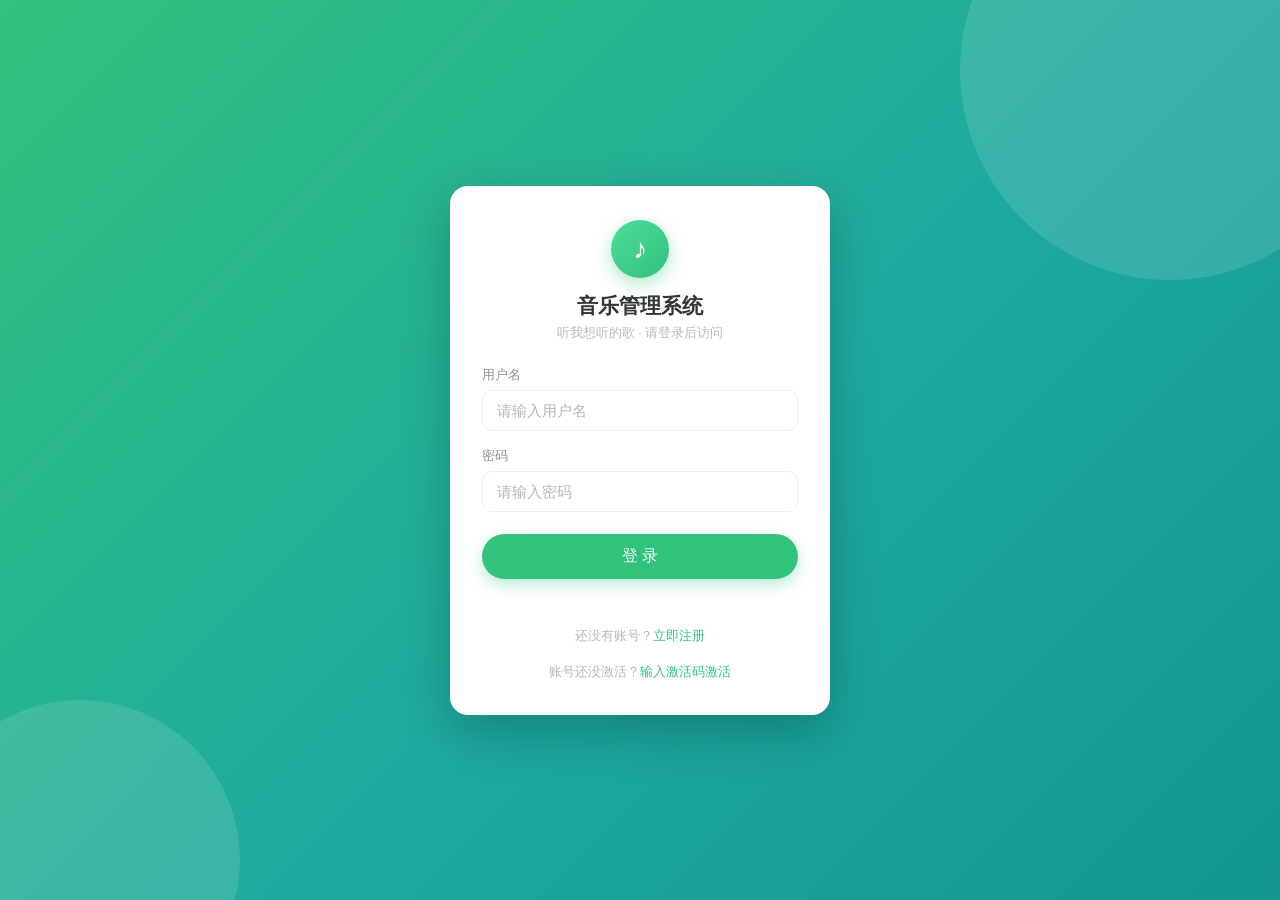
<file: music/src/main/resources/static/index.html>
﻿<!DOCTYPE html>
<html lang="zh-CN">
<head>
  <meta charset="UTF-8">
  <meta name="viewport" content="width=device-width, initial-scale=1.0">
  <title>我的主页 · 音乐管理</title>
  <script>
    // 登录守卫：未登录跳转登录页
    if (!sessionStorage.getItem("musicUser")) location.replace("login.html");
  </script>
  <link rel="stylesheet" href="css/qqmusic.css">
  <script defer src="js/shell.js"></script>
  <style>
    /* 用户表格中的彩色操作按钮 */
    button.tag-btn { background: #fff; color: #7a6bd8; border: 1px solid #ddd8f7; }
    button.tag-btn:hover { background: #7a6bd8; color: #fff; border-color: #7a6bd8; }
    button.play-btn { background: #fff; color: var(--qm-green-dark); border: 1px solid #cbeedd; }
    button.play-btn:hover { background: var(--qm-green); color: #fff; border-color: var(--qm-green); }
    button.prize-btn { background: #fff; color: #d98f0b; border: 1px solid #f7e6c2; }
    button.prize-btn:hover { background: #e5a020; color: #fff; border-color: #e5a020; }
    td .small { margin-left: 4px; }
    .gender-男 { color: #3c93e8; }
    .gender-女 { color: #e07ba8; }

    /* 我的点赞 */
    .like-grid { display: flex; flex-wrap: wrap; gap: 10px; }
    .like-music {
      display: flex; align-items: center; gap: 10px; color: inherit;
      background: var(--qm-hover); border: 1px solid transparent; border-radius: 10px;
      padding: 9px 16px 9px 12px; min-width: 160px; transition: .14s;
    }
    .like-music:hover { border-color: var(--qm-green); background: var(--qm-green-soft); color: inherit; }
    .like-music .lm-ico {
      width: 30px; height: 30px; border-radius: 8px; flex-shrink: 0; font-size: 15px;
      background: #fff; color: var(--qm-green);
      display: flex; align-items: center; justify-content: center;
    }
    .like-music .lm-title { font-size: 14px; font-weight: 600; }
    .like-music .lm-author { font-size: 12px; color: var(--qm-text-2); margin-top: 1px; }

    .modal.wide { width: 700px; }
    .modal .pr-toolbar { display: flex; gap: 8px; align-items: flex-end; flex-wrap: wrap; margin-bottom: 14px; }
    .modal .pr-toolbar .field { margin-bottom: 0; }
    .modal .pr-table-wrap { max-height: 50vh; overflow: auto; }
    .modal .pager { margin-top: 14px; }
  </style>
</head>
<body>
  <main class="qm-main">
    <header class="qm-top">
      <a class="qm-back" href="music.html" title="返回音乐页面">←</a>
      <div>
        <h1>我的主页</h1>
        <div class="sub">UserController · /user</div>
      </div>
      <input id="searchName" class="search" placeholder="搜索用户名…" />
      <button class="small" onclick="searchByName()">搜索</button>
    </header>

    <div class="qm-content">
  <div class="card">
    <h3 class="card-title">❤️ 我的点赞（<span id="myLikeUser"></span>）</h3>
    <div id="myLikes" class="like-grid"><div class="empty">加载中…</div></div>
  </div>

  <div class="card">
    <div class="toolbar">
      <button onclick="openAdd()">+ 新增用户</button>
      <button class="ghost" onclick="loadAll()">全部用户</button>
      <input id="searchId" type="number" placeholder="按 ID 查询" style="width:130px" />
      <button class="ghost" onclick="searchById()">按 ID 查找</button>
    </div>
  </div>

  <div class="card">
    <table>
      <thead>
        <tr>
          <th>ID</th><th>用户名</th><th>邮箱</th><th>兴趣</th>
          <th>年龄</th><th>性别</th><th>注册时间</th><th style="text-align:right">操作</th>
        </tr>
      </thead>
      <tbody id="tbody">
        <tr><td colspan="8" class="empty">点击「全部用户」加载数据</td></tr>
      </tbody>
    </table>
  </div>
    </div>
  </main>

  <!-- 新增 / 编辑弹窗 -->
  <div class="mask" id="mask">
    <div class="modal">
      <h3 id="modalTitle">新增用户</h3>
      <input type="hidden" id="f_id" />
      <div class="field"><label>用户名</label><input id="f_name" /></div>
      <div class="field"><label>密码</label><input id="f_password" type="password" /></div>
      <div class="field"><label>邮箱</label><input id="f_email" type="email" /></div>
      <div class="field"><label>兴趣</label><input id="f_interests" /></div>
      <div class="field"><label>年龄</label><input id="f_age" type="number" min="0" /></div>
      <div class="field">
        <label>性别</label>
        <select id="f_gender"><option value="男">男</option><option value="女">女</option></select>
      </div>
      <div class="modal-actions">
        <button class="ghost" onclick="closeModal()">取消</button>
        <button onclick="submitForm()">保存</button>
      </div>
    </div>
  </div>

  <!-- 播放记录弹窗 -->
  <div class="mask" id="playMask">
    <div class="modal wide">
      <h3 id="playTitle">播放记录</h3>
      <div class="pr-toolbar">
        <div class="field"><label>开始时间</label><input id="pr_start" type="datetime-local" /></div>
        <div class="field"><label>结束时间</label><input id="pr_end" type="datetime-local" /></div>
        <button onclick="loadPlayRecords()">查询</button>
        <button class="ghost" onclick="clearPlayRange()">清空时间</button>
      </div>
      <div class="pr-table-wrap">
        <table>
          <thead>
            <tr>
              <th>ID</th><th>音乐ID</th><th>播放时长(秒)</th><th>同步时间</th><th style="text-align:right">操作</th>
            </tr>
          </thead>
          <tbody id="playTbody">
            <tr><td colspan="5" class="empty">加载中…</td></tr>
          </tbody>
        </table>
      </div>
      <div class="modal-actions">
        <button class="ghost" onclick="closePlayModal()">关闭</button>
      </div>
    </div>
  </div>

  <!-- 发奖记录弹窗 -->
  <div class="mask" id="prizeMask">
    <div class="modal wide">
      <h3 id="prizeTitle">发奖记录</h3>
      <div class="pr-toolbar">
        <div class="field"><label>开始时间</label><input id="prz_start" type="datetime-local" /></div>
        <div class="field"><label>结束时间</label><input id="prz_end" type="datetime-local" /></div>
        <button onclick="searchPrizeRecords()">查询</button>
        <button class="ghost" onclick="clearPrizeRange()">清空时间</button>
        <span style="flex:1"></span>
        <label style="font-size:13px;color:var(--qm-text-2)">每页</label>
        <select id="prz_pageSize" onchange="searchPrizeRecords()">
          <option value="5">5</option>
          <option value="10" selected>10</option>
          <option value="20">20</option>
        </select>
      </div>
      <div class="pr-table-wrap">
        <table>
          <thead>
            <tr>
              <th>ID</th><th>场景</th><th>券码</th><th>日期</th><th>阶段</th><th>金额</th><th>发奖时间</th><th>外部业务号</th><th style="text-align:right">操作</th>
            </tr>
          </thead>
          <tbody id="prizeTbody">
            <tr><td colspan="8" class="empty">加载中…</td></tr>
          </tbody>
        </table>
      </div>
      <div class="pager">
        <button class="ghost" id="przPrevBtn" onclick="przPrev()">上一页</button>
        <span class="pn" id="przPageNo">第 1 页</span>
        <button class="ghost" id="przNextBtn" onclick="przNext()">下一页</button>
      </div>
      <div class="modal-actions">
        <button class="ghost" onclick="closePrizeModal()">关闭</button>
      </div>
    </div>
  </div>

  <div id="toast"></div>

  <script>
    const API = "/user";

    function toast(msg, ok = true) {
      const t = document.getElementById("toast");
      t.textContent = msg;
      t.className = "show " + (ok ? "ok" : "err");
      setTimeout(() => (t.className = ""), 2200);
    }

    function fmtDate(d) {
      if (!d) return "-";
      const dt = new Date(d);
      if (isNaN(dt)) return d;
      const p = n => String(n).padStart(2, "0");
      return `${dt.getFullYear()}-${p(dt.getMonth()+1)}-${p(dt.getDate())} ${p(dt.getHours())}:${p(dt.getMinutes())}`;
    }

    function esc(s) {
      return String(s ?? "").replace(/[&<>"]/g, c => ({ "&":"&amp;","<":"&lt;",">":"&gt;","\"":"&quot;" }[c]));
    }

    function render(users) {
      const tb = document.getElementById("tbody");
      if (!users || users.length === 0) {
        tb.innerHTML = '<tr><td colspan="8" class="empty">没有匹配的用户</td></tr>';
        return;
      }
      tb.innerHTML = users.map(u => `
        <tr>
          <td>${u.id}</td>
          <td>${esc(u.name)}</td>
          <td>${esc(u.email)}</td>
          <td>${esc(u.interests)}</td>
          <td>${u.age}</td>
          <td class="gender-${esc(u.gender)}">${esc(u.gender)}</td>
          <td>${fmtDate(u.registerTime)}</td>
          <td style="text-align:right">
            <button class="ghost small" onclick='openEdit(${JSON.stringify(u)})'>编辑</button>
            <button class="tag-btn small" onclick="goTag(${u.id})">打标签</button>
            <button class="play-btn small" onclick="openPlayRecords(${u.id}, '${esc(u.name)}')">播放记录</button>
            <button class="prize-btn small" onclick="openPrizeRecords(${u.id}, '${esc(u.name)}')">发奖记录</button>
            <button class="danger small" onclick="removeUser(${u.id}, '${esc(u.name)}')">删除</button>
          </td>
        </tr>`).join("");
    }

    async function loadAll() {
      try {
        const r = await fetch(`${API}/all`);
        const data = await r.json();
        if (data.baseVo && !data.baseVo.success) return toast(data.baseVo.errorMassage || "加载失败", false);
        render(data.userVoList || []);
      } catch (e) { toast("请求失败: " + e.message, false); }
    }

    async function searchByName() {
      const name = document.getElementById("searchName").value.trim();
      if (!name) return loadAll();
      try {
        const r = await fetch(`${API}/name?name=${encodeURIComponent(name)}`);
        const data = await r.json();
        if (data.baseVo && !data.baseVo.success) return toast(data.baseVo.errorMassage || "查询失败", false);
        render(data.userVoList || []);
      } catch (e) { toast("请求失败: " + e.message, false); }
    }

    async function searchById() {
      const id = document.getElementById("searchId").value.trim();
      if (!id) return;
      try {
        const r = await fetch(`${API}/id?id=${encodeURIComponent(id)}`);
        const data = await r.json();
        if (data.baseVo && !data.baseVo.success) { render([]); return toast(data.baseVo.errorMassage || "未找到", false); }
        render(data.userVo ? [data.userVo] : []);
      } catch (e) { toast("请求失败: " + e.message, false); }
    }

    // ---------- modal ----------
    function openAdd() {
      document.getElementById("modalTitle").textContent = "新增用户";
      ["f_id","f_name","f_password","f_email","f_interests","f_age"].forEach(id => document.getElementById(id).value = "");
      document.getElementById("f_gender").value = "男";
      document.getElementById("mask").classList.add("show");
    }

    function openEdit(u) {
      document.getElementById("modalTitle").textContent = "编辑用户 #" + u.id;
      document.getElementById("f_id").value = u.id;
      document.getElementById("f_name").value = u.name ?? "";
      document.getElementById("f_password").value = u.password ?? "";
      document.getElementById("f_email").value = u.email ?? "";
      document.getElementById("f_interests").value = u.interests ?? "";
      document.getElementById("f_age").value = u.age ?? "";
      document.getElementById("f_gender").value = u.gender || "男";
      document.getElementById("mask").classList.add("show");
    }

    function closeModal() { document.getElementById("mask").classList.remove("show"); }

    // 跳转到打标签页面，带上用户 ID
    function goTag(id) {
      location.href = `interest.html?userId=${encodeURIComponent(id)}`;
    }

    // ---------- 播放记录（基于 prize_sender 的 PlayRecordController，运行在 8085 端口） ----------
    const PLAY_API = `http://${location.hostname}:8085/playRecord`;
    let currentPlayUser = { id: null, name: "" };

    // datetime-local 值(如 2026-07-10T12:30) → 后端格式 2026-07-10 12:30:00
    function toApiTime(v) {
      if (!v) return "";
      const s = v.replace("T", " ");
      return s.length === 16 ? s + ":00" : s;
    }

    function openPlayRecords(id, name) {
      currentPlayUser = { id, name };
      document.getElementById("playTitle").textContent = `播放记录 · ${name} (ID: ${id})`;
      clearPlayRange();
      document.getElementById("playMask").classList.add("show");
      loadPlayRecords();
    }

    function closePlayModal() { document.getElementById("playMask").classList.remove("show"); }

    function clearPlayRange() {
      document.getElementById("pr_start").value = "";
      document.getElementById("pr_end").value = "";
    }

    function renderPlayRecords(list) {
      const tb = document.getElementById("playTbody");
      if (!list || list.length === 0) {
        tb.innerHTML = '<tr><td colspan="5" class="empty">暂无播放记录</td></tr>';
        return;
      }
      tb.innerHTML = list.map(r => `
        <tr>
          <td>${r.id}</td>
          <td>${r.musicId}</td>
          <td>${r.duration}</td>
          <td>${fmtDate(r.syncTime)}</td>
          <td style="text-align:right">
            <button class="danger small" onclick="deletePlayRecord(${r.id})">删除</button>
          </td>
        </tr>`).join("");
    }

    async function loadPlayRecords() {
      const tb = document.getElementById("playTbody");
      tb.innerHTML = '<tr><td colspan="5" class="empty">加载中…</td></tr>';
      const params = new URLSearchParams({ userId: currentPlayUser.id });
      const start = toApiTime(document.getElementById("pr_start").value);
      const end = toApiTime(document.getElementById("pr_end").value);
      if (start) params.append("startTime", start);
      if (end) params.append("endTime", end);
      try {
        const r = await fetch(`${PLAY_API}/queryAll?${params.toString()}`);
        const data = await r.json();
        if (data.baseVo && !data.baseVo.success) {
          renderPlayRecords([]);
          return toast(data.baseVo.errorMessage || "查询失败", false);
        }
        renderPlayRecords(data.playRecordVoList || []);
      } catch (e) {
        renderPlayRecords([]);
        toast("请求失败: " + e.message, false);
      }
    }

    async function deletePlayRecord(id) {
      if (!confirm(`确认删除播放记录 (ID: ${id})？`)) return;
      try {
        const r = await fetch(`${PLAY_API}/delete?id=${id}`, { method: "DELETE" });
        const data = await r.json();
        if (data.success) { toast("删除成功"); loadPlayRecords(); }
        else toast(data.errorMessage || "删除失败", false);
      } catch (e) { toast("请求失败: " + e.message, false); }
    }

    // ---------- 发奖记录（基于 prize_sender 的 PrizeRecordController，运行在 8085 端口） ----------
    const PRIZE_API = `http://${location.hostname}:8085/prizeRecord`;
    let currentPrizeUser = { id: null, name: "" };
    let przPage = 1;

    function openPrizeRecords(id, name) {
      currentPrizeUser = { id, name };
      document.getElementById("prizeTitle").textContent = `发奖记录 · ${name} (ID: ${id})`;
      clearPrizeRange();
      document.getElementById("prizeMask").classList.add("show");
      searchPrizeRecords();
    }

    function closePrizeModal() { document.getElementById("prizeMask").classList.remove("show"); }

    function clearPrizeRange() {
      document.getElementById("prz_start").value = "";
      document.getElementById("prz_end").value = "";
    }

    // 时间范围变化 / 每页数量变化时回到第 1 页
    function searchPrizeRecords() { przPage = 1; loadPrizeRecords(); }
    function przPrev() { if (przPage > 1) { przPage--; loadPrizeRecords(); } }
    function przNext() { przPage++; loadPrizeRecords(); }

    function renderPrizeRecords(list) {
      const tb = document.getElementById("prizeTbody");
      if (!list || list.length === 0) {
        tb.innerHTML = '<tr><td colspan="9" class="empty">暂无发奖记录</td></tr>';
        return;
      }
      tb.innerHTML = list.map(r => `
        <tr>
          <td>${r.id}</td>
          <td>${esc(r.scene)}</td>
          <td>${esc(r.code)}</td>
          <td>${esc(r.dateStr)}</td>
          <td>${r.stage}</td>
          <td>${r.amount}</td>
          <td>${fmtDate(r.prizeTime)}</td>
          <td>${esc(r.outBizNo)}</td>
          <td style="text-align:right">
            <button class="danger small" onclick="deletePrizeRecord(${r.id})">删除</button>
          </td>
        </tr>`).join("");
    }

    async function loadPrizeRecords() {
      const tb = document.getElementById("prizeTbody");
      tb.innerHTML = '<tr><td colspan="9" class="empty">加载中…</td></tr>';
      const size = parseInt(document.getElementById("prz_pageSize").value, 10);
      const startIndex = (przPage - 1) * size;   // 后端为 limit startIndex,pageSize，startIndex 是偏移量
      const params = new URLSearchParams({
        userId: currentPrizeUser.id,
        startIndex: startIndex,
        pageSize: size
      });
      const start = toApiTime(document.getElementById("prz_start").value);
      const end = toApiTime(document.getElementById("prz_end").value);
      if (start) params.append("startTime", start);
      if (end) params.append("endTime", end);
      try {
        const r = await fetch(`${PRIZE_API}/queryAll?${params.toString()}`);
        const data = await r.json();
        if (data.baseVo && !data.baseVo.success) {
          renderPrizeRecords([]);
          return toast(data.baseVo.errorMessage || "查询失败", false);
        }
        const list = data.prizeRecordVoList || [];
        if (!list.length && przPage > 1) { przPage--; return toast("已经是最后一页", false); }
        renderPrizeRecords(list);
        document.getElementById("przPageNo").textContent = `第 ${przPage} 页`;
        document.getElementById("przPrevBtn").disabled = przPage <= 1;
        document.getElementById("przNextBtn").disabled = list.length < size;
      } catch (e) {
        renderPrizeRecords([]);
        toast("请求失败: " + e.message, false);
      }
    }

    async function deletePrizeRecord(id) {
      if (!confirm(`确认删除发奖记录 (ID: ${id})？`)) return;
      try {
        const r = await fetch(`${PRIZE_API}/delete?id=${id}`, { method: "DELETE" });
        const data = await r.json();
        if (data.success) { toast("删除成功"); loadPrizeRecords(); }
        else toast(data.errorMessage || "删除失败", false);
      } catch (e) { toast("请求失败: " + e.message, false); }
    }

    async function submitForm() {
      const id = document.getElementById("f_id").value;
      const payload = {
        name: document.getElementById("f_name").value.trim(),
        password: document.getElementById("f_password").value,
        email: document.getElementById("f_email").value.trim(),
        interests: document.getElementById("f_interests").value.trim(),
        age: parseInt(document.getElementById("f_age").value, 10) || 0,
        gender: document.getElementById("f_gender").value
      };
      if (!payload.name) return toast("用户名不能为空", false);

      const isEdit = !!id;
      if (isEdit) payload.id = parseInt(id, 10);

      try {
        const r = await fetch(`${API}/${isEdit ? "modify" : "register"}`, {
          method: isEdit ? "PUT" : "POST",
          headers: { "Content-Type": "application/json" },
          body: JSON.stringify(payload)
        });
        const data = await r.json();
        if (data.success) {
          toast(isEdit ? "修改成功" : "新增成功");
          closeModal();
          loadAll();
        } else {
          toast(data.errorMassage || "操作失败", false);
        }
      } catch (e) { toast("请求失败: " + e.message, false); }
    }

    async function removeUser(id, name) {
      if (!confirm(`确认删除用户「${name}」(ID: ${id})？`)) return;
      try {
        const r = await fetch(`${API}/delete?id=${id}`, { method: "DELETE" });
        const data = await r.json();
        if (data.success) { toast("删除成功"); loadAll(); }
        else toast(data.errorMassage || "删除失败", false);
      } catch (e) { toast("请求失败: " + e.message, false); }
    }

    // ---------- 我的点赞 ----------
    async function loadMyLikes() {
      const name = sessionStorage.getItem("musicUser");
      document.getElementById("myLikeUser").textContent = name || "";
      const box = document.getElementById("myLikes");
      try {
        // 先由用户名解析出当前用户 id
        const ru = await fetch(`${API}/name?name=${encodeURIComponent(name)}`);
        const du = await ru.json();
        const users = du.userVoList || [];
        const me = users.find(u => u.name === name) || users[0];
        if (!me) { box.innerHTML = '<div class="empty">未找到当前用户</div>'; return; }

        const r = await fetch(`/like/user?userId=${me.id}`);
        const d = await r.json();
        if (d.baseVo && !d.baseVo.success) { box.innerHTML = '<div class="empty">加载失败</div>'; return; }
        const list = d.musicVoList || [];
        if (!list.length) { box.innerHTML = '<div class="empty">还没有点赞任何音乐</div>'; return; }
        box.innerHTML = list.map(m => `
          <a class="like-music" href="detail.html?id=${m.id}" title="查看详情">
            <span class="lm-ico">♪</span>
            <span>
              <div class="lm-title">${esc(m.title)}</div>
              <div class="lm-author">${esc(m.author) || "未知歌手"}</div>
            </span>
          </a>`).join("");
      } catch (e) {
        box.innerHTML = `<div class="empty">加载失败：${esc(e.message)}</div>`;
      }
    }

    // 回车搜索
    document.getElementById("searchName").addEventListener("keydown", e => { if (e.key === "Enter") searchByName(); });
    document.getElementById("searchId").addEventListener("keydown", e => { if (e.key === "Enter") searchById(); });

    loadMyLikes();
    loadAll();
  </script>
</body>
</html>
</file>
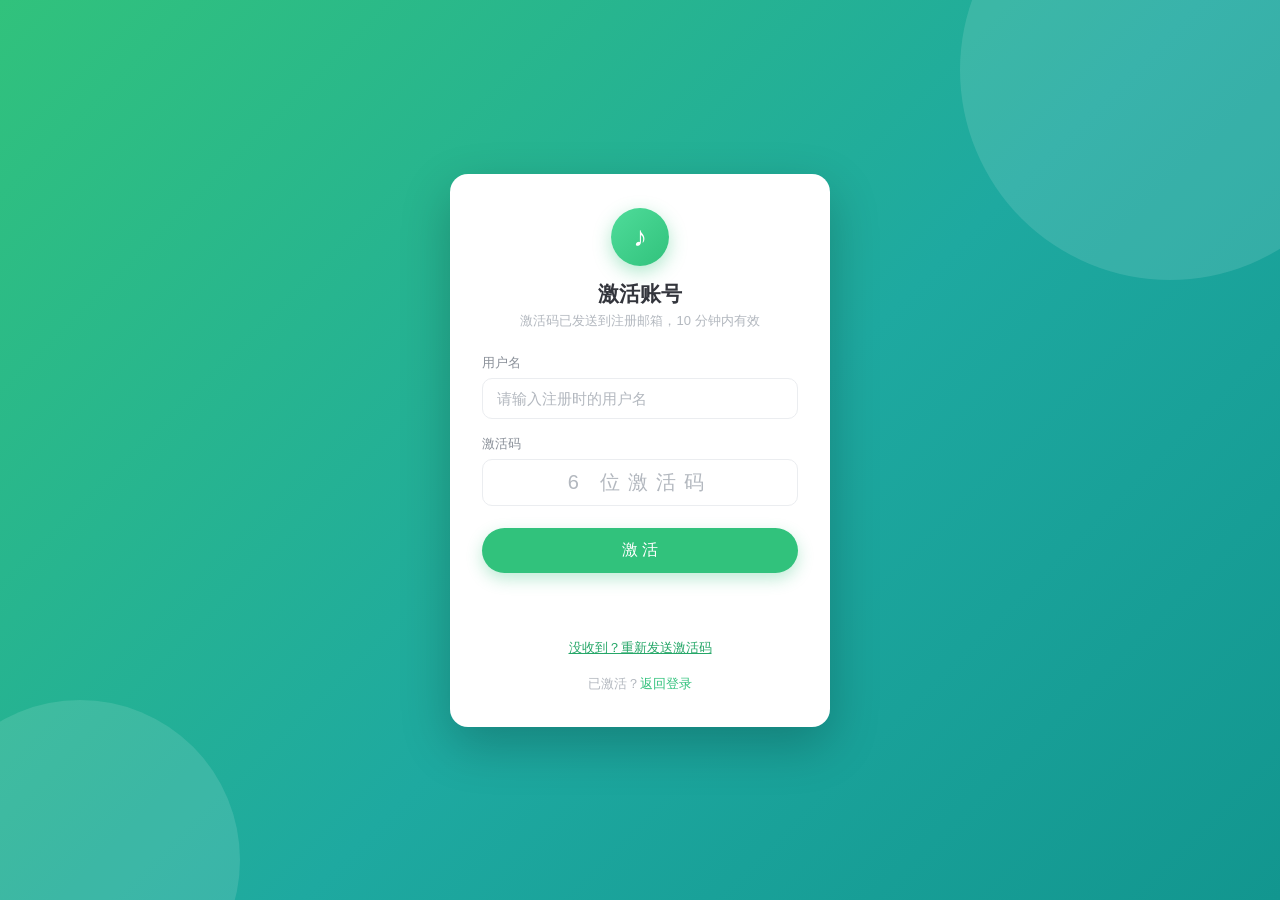
<file: music/src/main/resources/static/activate.html>
<!DOCTYPE html>
<html lang="zh-CN">
<head>
  <meta charset="UTF-8">
  <meta name="viewport" content="width=device-width, initial-scale=1.0">
  <title>激活账号 · 音乐管理</title>
  <link rel="stylesheet" href="css/qqmusic.css">
  <style>
    .field { margin-bottom: 16px; }
    #code { letter-spacing: 8px; text-align: center; font-size: 20px; }
    .ok { color: var(--qm-green-dark); font-size: 13px; min-height: 18px; }
    .link-btn {
      background: none; border: none; padding: 0; width: auto;
      color: var(--qm-green-dark); font-size: 13px; cursor: pointer; text-decoration: underline;
    }
    .link-btn:disabled { color: #999; cursor: default; text-decoration: none; }
  </style>
</head>
<body class="qm-auth">
  <div class="auth-card">
    <div class="logo">♪</div>
    <h1>激活账号</h1>
    <div class="sub">激活码已发送到注册邮箱，10 分钟内有效</div>

    <div class="field" id="nameField">
      <label>用户名</label>
      <input id="name" autocomplete="username" placeholder="请输入注册时的用户名" />
    </div>
    <div class="field">
      <label>激活码</label>
      <input id="code" inputmode="numeric" maxlength="6" placeholder="6 位激活码" />
    </div>

    <button class="primary" id="btn" onclick="doActivate()">激 活</button>
    <div class="err" id="err"></div>
    <div class="ok" id="msg"></div>

    <div class="foot">
      <button class="link-btn" id="resend" onclick="doResend()">没收到？重新发送激活码</button>
    </div>
    <div class="foot">已激活？<a href="login.html">返回登录</a></div>
  </div>

  <script>
    const API = "/user";

    // userId 优先取注册后回跳带过来的 ?userId=，取不到就让用户填用户名换
    let userId = parseInt(new URLSearchParams(location.search).get("userId"), 10);
    if (!isFinite(userId) || userId <= 0) userId = null;

    const nameField = document.getElementById("nameField");
    if (userId) nameField.style.display = "none";

    function setErr(m) { document.getElementById("err").textContent = m || ""; }
    function setMsg(m) { document.getElementById("msg").textContent = m || ""; }

    // 没有 userId 时用用户名换一个；顺带判断是不是已经激活过了
    async function resolveUserId() {
      if (userId) return userId;
      const name = document.getElementById("name").value.trim();
      if (!name) { setErr("请输入用户名"); return null; }

      const r = await fetch(`${API}/activate/state?name=${encodeURIComponent(name)}`);
      const data = await r.json();
      if (!data.success) { setErr(data.errorMessage || "用户不存在"); return null; }
      if (data.status === "ACTIVE") {
        setErr("");
        setMsg("该账号已激活，正在跳转登录…");
        setTimeout(() => location.replace("login.html"), 800);
        return null;
      }
      userId = data.userId;
      return userId;
    }

    async function doActivate() {
      setErr(""); setMsg("");
      const code = document.getElementById("code").value.trim();
      if (!code) return setErr("请输入激活码");

      const btn = document.getElementById("btn");
      btn.disabled = true; btn.textContent = "激活中…";

      try {
        const id = await resolveUserId();
        if (!id) { btn.disabled = false; btn.textContent = "激 活"; return; }

        const body = new URLSearchParams({ userId: id, inputCode: code });
        const r = await fetch(`${API}/activate`, {
          method: "PUT",
          headers: { "Content-Type": "application/x-www-form-urlencoded" },
          body
        });
        const data = await r.json();
        if (data.success) {
          btn.textContent = "激活成功，正在跳转…";
          setMsg("账号已激活");
          setTimeout(() => location.replace("login.html"), 800);
        } else {
          setErr(data.errorMessage || "激活失败");
          btn.disabled = false; btn.textContent = "激 活";
        }
      } catch (e) {
        setErr("请求失败：" + e.message);
        btn.disabled = false; btn.textContent = "激 活";
      }
    }

    async function doResend() {
      setErr(""); setMsg("");
      const resend = document.getElementById("resend");
      resend.disabled = true;

      try {
        const id = await resolveUserId();
        if (!id) { resend.disabled = false; return; }

        const r = await fetch(`${API}/activate/code`, {
          method: "POST",
          headers: { "Content-Type": "application/x-www-form-urlencoded" },
          body: new URLSearchParams({ userId: id })
        });
        const data = await r.json();
        if (data.success) {
          setMsg("激活码已重新发送，请查收邮件");
          // 60 秒内不让重复点，避免狂发邮件
          let left = 60;
          resend.textContent = `重新发送（${left}s）`;
          const timer = setInterval(() => {
            left -= 1;
            if (left <= 0) {
              clearInterval(timer);
              resend.disabled = false;
              resend.textContent = "没收到？重新发送激活码";
            } else {
              resend.textContent = `重新发送（${left}s）`;
            }
          }, 1000);
        } else {
          setErr(data.errorMessage || "发送失败");
          resend.disabled = false;
        }
      } catch (e) {
        setErr("请求失败：" + e.message);
        resend.disabled = false;
      }
    }

    // 回车激活
    document.querySelectorAll("input").forEach(el =>
      el.addEventListener("keydown", e => { if (e.key === "Enter") doActivate(); }));
  </script>
</body>
</html>
</file>
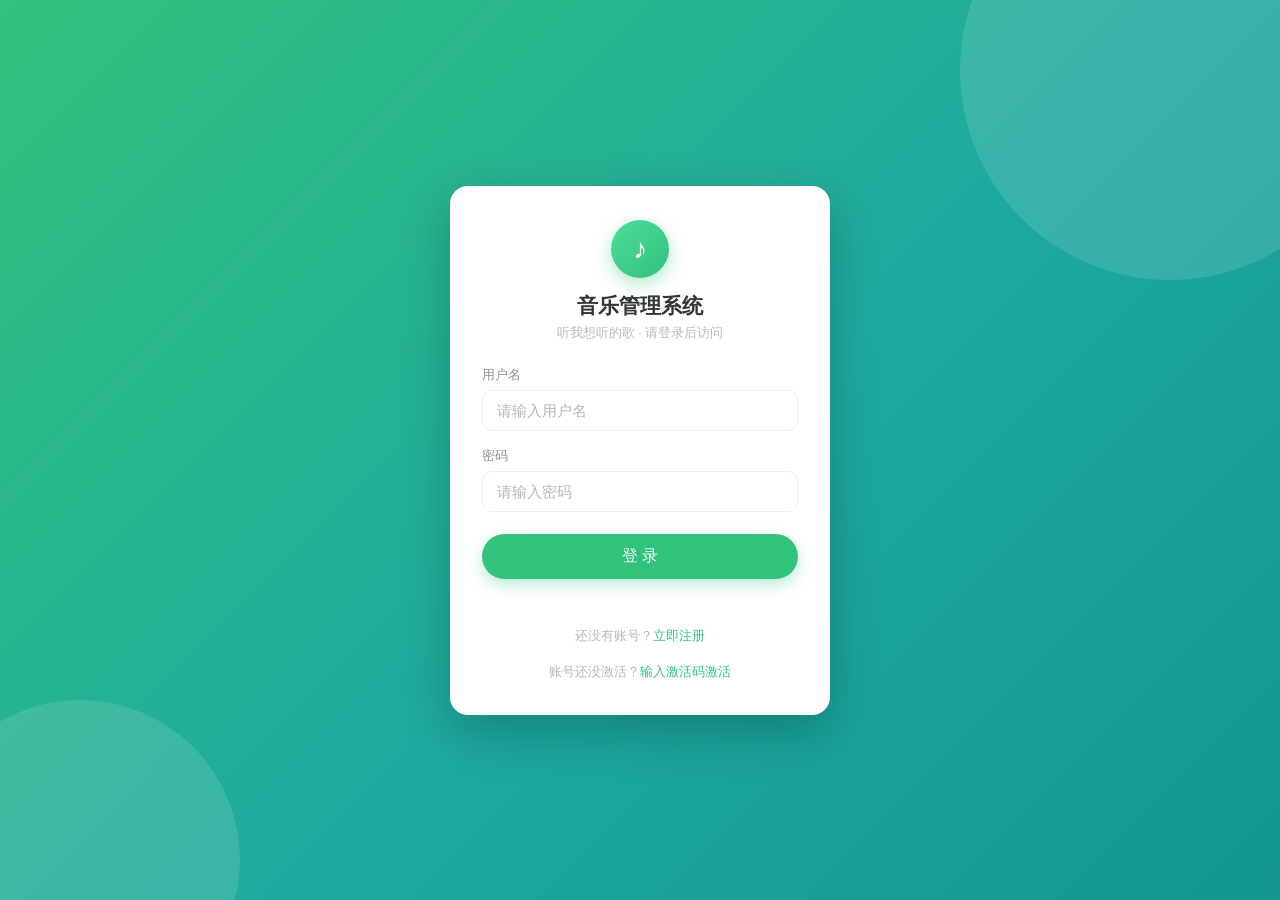
<file: music/src/main/resources/static/detail.html>
<!DOCTYPE html>
<html lang="zh-CN">
<head>
  <meta charset="UTF-8">
  <meta name="viewport" content="width=device-width, initial-scale=1.0">
  <title>音乐详情</title>
  <script>
    // 登录守卫：未登录跳转登录页，并带上当前地址，登录后回跳（邮件推荐链接直达详情页时用到）
    if (!sessionStorage.getItem("musicUser")) {
      const back = location.pathname.split("/").pop() + location.search;
      location.replace("login.html?redirect=" + encodeURIComponent(back));
    }
  </script>
  <link rel="stylesheet" href="css/qqmusic.css">
  <script defer src="js/shell.js"></script>
  <style>
    /* ---------- 歌曲信息区 ---------- */
    #card { padding: 28px; }
    .detail { display: flex; gap: 28px; flex-wrap: wrap; }
    .cover {
      width: 240px; height: 240px; object-fit: cover; border-radius: 14px; flex-shrink: 0;
      background: #eef0f2; box-shadow: 0 8px 24px rgba(0,0,0,.12);
    }
    .cover.ph {
      display: flex; align-items: center; justify-content: center; font-size: 76px; color: #cbd1d7;
      background: linear-gradient(135deg, #f2f4f6, #e4e8ec);
    }
    .info { flex: 1; min-width: 280px; display: flex; flex-direction: column; gap: 10px; }
    .info h1 { font-size: 25px; font-weight: 700; }
    .info .author { font-size: 15px; color: var(--qm-text-2); }
    .tag { font-size: 12px; padding: 3px 11px; }
    .meta { font-size: 12px; color: var(--qm-text-3); }
    .audio-wrap { display: flex; flex-direction: column; gap: 4px; margin-top: 2px; }

    .like-line { display: flex; align-items: center; gap: 12px; margin-top: 6px; }
    .like-btn { background: #fff; color: var(--qm-red); border: 1px solid #ffd6d6; padding: 7px 20px; }
    .like-btn:hover { background: var(--qm-red-soft); }
    .like-btn.liked { background: var(--qm-red); color: #fff; border-color: var(--qm-red); }
    .like-users { display: flex; flex-wrap: wrap; gap: 6px; align-items: center; margin-top: 2px; }
    .like-users-label { font-size: 12px; color: var(--qm-text-2); }
    .like-user { font-size: 12px; background: var(--qm-red-soft); color: var(--qm-red); padding: 2px 10px; border-radius: 999px; }

    .section { margin-top: 26px; }
    .section h3 { font-size: 13px; color: var(--qm-text-2); margin-bottom: 8px; }
    .content { font-size: 14px; line-height: 1.8; color: #5c6672; white-space: pre-wrap; }
    .actions { margin-top: 26px; display: flex; gap: 10px; }

    /* ---------- 评论区 ---------- */
    #commentsCard h3.title { font-size: 16px; margin-bottom: 16px; }
    .comment-box { display: flex; flex-direction: column; gap: 10px; }
    .comment-box textarea { width: 100%; min-height: 76px; resize: vertical; line-height: 1.6; }
    .comment-box .row { display: flex; justify-content: flex-end; gap: 10px; }
    .comment-list { margin-top: 18px; display: flex; flex-direction: column; gap: 14px; }
    .comment-item { border-top: 1px solid var(--qm-border); padding-top: 14px; }
    .comment-item.comment-highlight { animation: cmtFlash 2.5s ease; border-radius: 8px; }
    @keyframes cmtFlash {
      0%, 45% { background: var(--qm-green-soft); box-shadow: 0 0 0 8px var(--qm-green-soft); }
      100% { background: transparent; box-shadow: 0 0 0 8px transparent; }
    }
    .comment-head { display: flex; align-items: center; gap: 9px; margin-bottom: 5px; }
    .comment-head .avatar {
      width: 32px; height: 32px; border-radius: 50%; flex-shrink: 0; font-weight: 700;
      background: var(--qm-green-soft); color: var(--qm-green-dark);
      display: flex; align-items: center; justify-content: center; font-size: 14px;
    }
    .comment-head .name { font-weight: 600; font-size: 14px; }
    .comment-head .time { margin-left: auto; font-size: 12px; color: var(--qm-text-3); }
    .comment-text { font-size: 14px; line-height: 1.7; color: #5c6672; white-space: pre-wrap; }
    .comment-actions { margin-top: 7px; display: flex; gap: 16px; }
    .comment-actions a { font-size: 12px; color: var(--qm-text-2); cursor: pointer; }
    .comment-actions a:hover { color: var(--qm-green); }
    .replies {
      margin-top: 12px; margin-left: 41px; padding-left: 14px;
      display: flex; flex-direction: column; gap: 14px; border-left: 2px solid var(--qm-border);
    }
    .reply-form { margin-top: 10px; margin-left: 41px; }
    .empty-comments { color: var(--qm-text-3); font-size: 14px; padding: 12px 0; }
  </style>
</head>
<body>
  <main class="qm-main">
    <header class="qm-top">
      <a class="qm-back" href="music.html" title="返回列表">←</a>
      <div>
        <h1>歌曲详情</h1>
        <div class="sub">MusicController · /music</div>
      </div>
    </header>

    <div class="qm-content narrow">
      <div class="card" id="card">
        <div class="state">加载中…</div>
      </div>

      <!-- 评论区 -->
      <div class="card" id="commentsCard">
        <h3 class="title">评论 <span id="commentCount"></span></h3>
        <div class="comment-box">
          <textarea id="newComment" placeholder="说点什么吧…"></textarea>
          <div class="row"><button onclick="postComment()">发表评论</button></div>
        </div>
        <div class="comment-list" id="commentList">
          <div class="empty-comments">加载中…</div>
        </div>
      </div>
    </div>
  </main>

  <!-- 编辑弹窗 -->
  <div class="mask" id="mask">
    <div class="modal">
      <h3>编辑音乐</h3>
      <input type="hidden" id="f_id" />
      <input type="hidden" id="f_publishTime" />
      <div class="field"><label>标题</label><input id="f_title" /></div>
      <div class="field"><label>歌手</label><input id="f_author" /></div>
      <div class="field"><label>简介</label><textarea id="f_content"></textarea></div>
      <div class="field"><label>标签（逗号分隔）</label><input id="f_tags" placeholder="流行, 华语, 经典" /></div>
      <div class="field"><label>封面图 URL</label><input id="f_pictureUrl" /></div>
      <div class="field"><label>音频 URL</label><input id="f_soundUrl" /></div>
      <div class="modal-actions">
        <button class="ghost" onclick="closeModal()">取消</button>
        <button onclick="submitForm()">保存</button>
      </div>
    </div>
  </div>

  <div id="toast"></div>

  <script>
    const API = "/music";
    const id = new URLSearchParams(location.search).get("id");
    const targetCommentId = new URLSearchParams(location.search).get("commentId");
    let current = null;

    function toast(msg, ok = true) {
      const t = document.getElementById("toast");
      t.textContent = msg;
      t.className = "show " + (ok ? "ok" : "err");
      setTimeout(() => (t.className = ""), 2200);
    }

    function fmtDate(d) {
      if (!d) return "-";
      const dt = new Date(d);
      if (isNaN(dt.getTime())) return d;
      const p = n => String(n).padStart(2, "0");
      return `${dt.getFullYear()}-${p(dt.getMonth()+1)}-${p(dt.getDate())} ${p(dt.getHours())}:${p(dt.getMinutes())}`;
    }

    function esc(s) {
      return String(s ?? "").replace(/[&<>"]/g, c => ({ "&":"&amp;","<":"&lt;",">":"&gt;","\"":"&quot;" }[c]));
    }

    function tagList(tags) {
      if (!tags) return "";
      const arr = String(tags).split(/[,，;；\s]+/).filter(Boolean);
      if (!arr.length) return "";
      return `<div class="tags">${arr.map(t => `<span class="tag">${esc(t)}</span>`).join("")}</div>`;
    }

    // 秒 -> mm:ss
    function fmtDur(sec) {
      if (!isFinite(sec) || sec <= 0) return "--:--";
      const s = Math.round(sec);
      const p = n => String(n).padStart(2, "0");
      return `${p(Math.floor(s / 60))}:${p(s % 60)}`;
    }

    // 音频元数据加载完成后，把实际时长写入相邻的时长标签
    function showDur(a) {
      const el = a.parentElement && a.parentElement.querySelector(".dur");
      if (el) el.textContent = "时长 " + fmtDur(a.duration);
    }

    function render(m) {
      current = m;
      document.title = m.title + " - 音乐详情";
      const coverHtml = m.pictureUrl
        ? `<img class="cover" src="${esc(m.pictureUrl)}" alt="" onerror="this.replaceWith(Object.assign(document.createElement('div'),{className:'cover ph',textContent:'♪'}))">`
        : `<div class="cover ph">♪</div>`;
      document.getElementById("card").innerHTML = `
        <div class="detail">
          ${coverHtml}
          <div class="info">
            <h1>${esc(m.title)}</h1>
            <div class="author">${esc(m.author) || "未知歌手"}</div>
            ${tagList(m.tags)}
            ${m.soundUrl ? `<div class="audio-wrap"><audio controls preload="metadata" src="${esc(m.soundUrl)}" onloadedmetadata="showDur(this)"></audio><span class="meta dur">时长 --:--</span></div>` : '<div class="meta">暂无音频</div>'}
            <div class="meta">ID #${m.id} · 发布于 ${fmtDate(m.publishTime)}</div>
            <div class="like-line">
              <button class="like-btn" id="likeBtn" onclick="toggleLike()">🤍 点赞</button>
              <span class="meta" id="likeCount"></span>
            </div>
            <div class="like-users" id="likeUsers"></div>
          </div>
        </div>
        ${m.content ? `<div class="section"><h3>简介</h3><div class="content">${esc(m.content)}</div></div>` : ""}
        <div class="actions">
          <button onclick="openEdit()">编辑</button>
          <button class="danger" onclick="removeMusic()">删除</button>
        </div>`;
      // 详情渲染后绑定播放上报（音频元素由上面的模板生成）
      bindPlaySync(document.querySelector("#card audio"));
    }

    async function load() {
      if (!id) {
        document.getElementById("card").innerHTML = '<div class="state">缺少音乐 ID 参数</div>';
        return;
      }
      try {
        const r = await fetch(`${API}/id?id=${encodeURIComponent(id)}`);
        const data = await r.json();
        if (data.baseVo && !data.baseVo.success) {
          document.getElementById("card").innerHTML =
            `<div class="state">${esc(data.baseVo.errorMessage || "音乐不存在")}</div>`;
          return;
        }
        if (!data.musicVo) {
          document.getElementById("card").innerHTML = '<div class="state">音乐不存在</div>';
          return;
        }
        render(data.musicVo);
      } catch (e) {
        document.getElementById("card").innerHTML = `<div class="state">请求失败：${esc(e.message)}</div>`;
      }
    }

    // ---------- 播放时长同步上报（基于 prize_sender 的 SyncController，运行在 8085 端口） ----------
    const SYNC_API = `http://${location.hostname}:8085/sync`;
    const SYNC_INTERVAL_MS = 30000;   // 每 30 秒上报一次
    const SYNC_DURATION = 30;         // 每次上报的播放时长（秒）
    const SYNC_SCENE = "PLAY_MUSIC";  // 发奖场景，默认播放音乐
    const SYNC_PRIZE_CODE = "COIN";   // 奖品码，默认金币
    let syncTimer = null;

    // 上报一次播放记录：调用 SyncController 的 /sync/sync
    async function play() {
      if (currentUserId == null || !id) return;   // 用户未识别或缺少音乐 id 时不上报
      const params = new URLSearchParams({
        userId: currentUserId,
        musicId: id,
        duration: SYNC_DURATION,
        scene: SYNC_SCENE,
        prizeCode: SYNC_PRIZE_CODE
      });
      try {
        await fetch(`${SYNC_API}/sync?${params.toString()}`, { method: "POST" });
      } catch (e) { /* 上报失败不打断播放体验 */ }
    }

    // 绑定音频播放事件：播放中每 30s 调用一次 play，暂停 / 结束 / 离开页面时停止
    function bindPlaySync(audio) {
      const stop = () => { clearInterval(syncTimer); syncTimer = null; };
      stop();   // 重新渲染（如编辑后）时先清掉可能遗留的计时器
      if (!audio) return;
      const start = () => { if (!syncTimer) syncTimer = setInterval(play, SYNC_INTERVAL_MS); };
      audio.addEventListener("play", start);
      audio.addEventListener("pause", stop);
      audio.addEventListener("ended", stop);
      window.addEventListener("beforeunload", stop);
    }

    // ---------- 编辑 / 删除 ----------
    const FIELDS = ["id", "title", "author", "content", "tags", "pictureUrl", "soundUrl", "publishTime"];

    function openEdit() {
      FIELDS.forEach(f => document.getElementById("f_" + f).value = current[f] ?? "");
      document.getElementById("mask").classList.add("show");
    }

    function closeModal() { document.getElementById("mask").classList.remove("show"); }

    async function submitForm() {
      const payload = {
        id: parseInt(document.getElementById("f_id").value, 10),
        title: document.getElementById("f_title").value.trim(),
        author: document.getElementById("f_author").value.trim(),
        content: document.getElementById("f_content").value.trim(),
        tags: document.getElementById("f_tags").value.trim(),
        pictureUrl: document.getElementById("f_pictureUrl").value.trim(),
        soundUrl: document.getElementById("f_soundUrl").value.trim()
      };
      if (!payload.title) return toast("标题不能为空", false);
      const pt = document.getElementById("f_publishTime").value;
      if (pt) payload.publishTime = pt;

      try {
        const r = await fetch(`${API}/modify`, {
          method: "PUT",
          headers: { "Content-Type": "application/json" },
          body: JSON.stringify(payload)
        });
        const data = await r.json();
        if (data.success) { toast("修改成功"); closeModal(); load(); }
        else toast(data.errorMessage || "操作失败", false);
      } catch (e) { toast("请求失败: " + e.message, false); }
    }

    async function removeMusic() {
      if (!confirm(`确认删除音乐「${current.title}」(ID: ${current.id})？`)) return;
      try {
        const r = await fetch(`${API}/delete?id=${current.id}`, { method: "DELETE" });
        const data = await r.json();
        if (data.success) { toast("删除成功，即将返回列表"); setTimeout(() => location.href = "music.html", 800); }
        else toast(data.errorMessage || "删除失败", false);
      } catch (e) { toast("请求失败: " + e.message, false); }
    }

    // ---------- 评论区 ----------
    const userName = sessionStorage.getItem("musicUser");
    let currentUserId = null;   // 当前登录用户 id
    const userMap = {};         // userId -> name
    let commentsCache = [];      // 当前音乐的全部评论

    // 拉取用户列表：构建 id->名字 映射，并解析当前登录用户的 id
    async function loadUsers() {
      try {
        const r = await fetch("/user/all");
        const data = await r.json();
        (data.userVoList || []).forEach(u => { userMap[u.id] = u.name; });
        const me = (data.userVoList || []).find(u => u.name === userName);
        if (me) currentUserId = me.id;
      } catch (e) { /* 用户名解析失败时仅影响发表，不阻断浏览 */ }
    }

    async function loadComments() {
      try {
        const r = await fetch(`/comment/by-music?musicId=${encodeURIComponent(id)}`);
        const data = await r.json();
        if (data.baseVo && !data.baseVo.success) {
          document.getElementById("commentList").innerHTML =
            `<div class="empty-comments">${esc(data.baseVo.errorMessage || "评论加载失败")}</div>`;
          return;
        }
        commentsCache = data.commentVoList || [];
        renderComments(commentsCache);
        highlightTargetComment();
      } catch (e) {
        document.getElementById("commentList").innerHTML =
          `<div class="empty-comments">评论加载失败：${esc(e.message)}</div>`;
      }
    }

    // 从通知跳转而来时，滚动到目标评论并高亮
    function highlightTargetComment() {
      if (!targetCommentId) return;
      const el = document.querySelector(`.comment-item[data-id="${targetCommentId}"]`);
      if (!el) { toast("对应评论不存在或已删除", false); return; }
      el.scrollIntoView({ behavior: "smooth", block: "center" });
      el.classList.add("comment-highlight");
      setTimeout(() => el.classList.remove("comment-highlight"), 2600);
    }

    function renderComments(list) {
      const wrap = document.getElementById("commentList");
      document.getElementById("commentCount").textContent = list.length ? `(${list.length})` : "";
      if (!list.length) {
        wrap.innerHTML = '<div class="empty-comments">还没有评论，快来抢沙发～</div>';
        return;
      }

      // 按 parentId 分组，支持楼中楼回复
      const byParent = {};
      list.forEach(c => { (byParent[c.parentId] = byParent[c.parentId] || []).push(c); });

      function nodeHtml(c) {
        const name = userMap[c.userId] || ("用户" + c.userId);
        const mine = c.userId === currentUserId;
        const children = byParent[c.id] || [];
        return `<div class="comment-item" data-id="${c.id}">
          <div class="comment-head">
            <div class="avatar">${esc((name || "?").charAt(0).toUpperCase())}</div>
            <span class="name">${esc(name)}</span>
            <span class="time">${fmtDate(c.publishTime)}</span>
          </div>
          <div class="comment-text">${esc(c.comment)}</div>
          <div class="comment-actions">
            <a onclick="toggleReply(${c.id})">回复</a>
            ${mine ? `<a onclick="editComment(${c.id})">编辑</a><a onclick="removeComment(${c.id})">删除</a>` : ""}
          </div>
          <div class="reply-form" id="reply_${c.id}" style="display:none;">
            <div class="comment-box">
              <textarea id="replyText_${c.id}" placeholder="回复 ${esc(name)}…"></textarea>
              <div class="row">
                <button class="ghost" onclick="toggleReply(${c.id})">取消</button>
                <button onclick="submitReply(${c.id})">回复</button>
              </div>
            </div>
          </div>
          ${children.length ? `<div class="replies">${children.map(nodeHtml).join("")}</div>` : ""}
        </div>`;
      }

      const tops = byParent[0] || [];
      wrap.innerHTML = tops.map(nodeHtml).join("");
    }

    function toggleReply(cid) {
      const el = document.getElementById("reply_" + cid);
      const show = el.style.display === "none";
      el.style.display = show ? "block" : "none";
      if (show) document.getElementById("replyText_" + cid).focus();
    }

    async function addComment(text, parentId) {
      if (!currentUserId) return toast("无法识别当前用户，请重新登录", false);
      try {
        const r = await fetch("/comment/add", {
          method: "POST",
          headers: { "Content-Type": "application/json" },
          body: JSON.stringify({
            userId: currentUserId,
            musicId: parseInt(id, 10),
            parentId: parentId,
            comment: text
          })
        });
        const data = await r.json();
        if (data.success) { toast("评论成功"); loadComments(); return true; }
        toast(data.errorMessage || "评论失败", false);
      } catch (e) { toast("请求失败: " + e.message, false); }
      return false;
    }

    async function postComment() {
      const ta = document.getElementById("newComment");
      const text = ta.value.trim();
      if (!text) return toast("评论不能为空", false);
      if (await addComment(text, 0)) ta.value = "";
    }

    async function submitReply(parentId) {
      const ta = document.getElementById("replyText_" + parentId);
      const text = ta.value.trim();
      if (!text) return toast("回复不能为空", false);
      await addComment(text, parentId);
    }

    async function editComment(cid) {
      const c = commentsCache.find(x => x.id === cid);
      const text = prompt("编辑评论", c ? c.comment : "");
      if (text === null) return;
      if (!text.trim()) return toast("评论不能为空", false);
      try {
        const r = await fetch(`/comment/modify?id=${cid}&comment=${encodeURIComponent(text.trim())}`,
          { method: "PUT" });
        const data = await r.json();
        if (data.success) { toast("修改成功"); loadComments(); }
        else toast(data.errorMessage || "操作失败", false);
      } catch (e) { toast("请求失败: " + e.message, false); }
    }

    async function removeComment(cid) {
      if (!confirm("确认删除这条评论？")) return;
      try {
        const r = await fetch(`/comment/delete?id=${cid}`, { method: "DELETE" });
        const data = await r.json();
        if (data.success) { toast("删除成功"); loadComments(); }
        else toast(data.errorMessage || "删除失败", false);
      } catch (e) { toast("请求失败: " + e.message, false); }
    }

    // ---------- 点赞 ----------
    let isLiked = false;
    let likeCountNum = 0;
    let likeUsers = [];   // 点赞当前音乐的用户列表

    function renderLikeBtn() {
      const btn = document.getElementById("likeBtn");
      const cnt = document.getElementById("likeCount");
      if (btn) {
        btn.textContent = isLiked ? "❤️ 已赞" : "🤍 点赞";
        btn.classList.toggle("liked", isLiked);
      }
      if (cnt) cnt.textContent = likeCountNum > 0 ? `${likeCountNum} 人点赞` : "暂无点赞";
    }

    function renderLikeUsers() {
      const box = document.getElementById("likeUsers");
      if (!box) return;
      if (!likeUsers.length) { box.innerHTML = ""; return; }
      box.innerHTML = `<span class="like-users-label">点赞用户：</span>` +
        likeUsers.map(u => `<span class="like-user">${esc(u.name)}</span>`).join("");
    }

    async function loadLike() {
      if (!document.getElementById("likeBtn")) return;
      try {
        const r = await fetch(`/like/music?musicId=${encodeURIComponent(id)}`);
        const d = await r.json();
        likeUsers = d.userVoList || [];
        likeCountNum = likeUsers.length;
        isLiked = currentUserId != null && likeUsers.some(u => u.id === currentUserId);
      } catch (e) { /* 保持默认态 */ }
      renderLikeBtn();
      renderLikeUsers();
    }

    async function toggleLike() {
      if (!currentUserId) return toast("无法识别当前用户，请重新登录", false);
      const btn = document.getElementById("likeBtn");
      const wasLiked = isLiked;
      const url = `/like/${wasLiked ? "delete" : "add"}?userId=${currentUserId}&musicId=${encodeURIComponent(id)}`;
      if (btn) btn.disabled = true;
      try {
        const r = await fetch(url, { method: wasLiked ? "DELETE" : "POST" });
        const data = await r.json();
        if (data.success) {
          await loadLike();
          toast(wasLiked ? "已取消点赞" : "点赞成功");
        } else {
          toast(data.errorMessage || "操作失败", false);
        }
      } catch (e) {
        toast("请求失败: " + e.message, false);
      } finally {
        if (btn) btn.disabled = false;
      }
    }

    (async function init() {
      await loadUsers();     // 解析当前用户 id 及 id->名字映射
      await load();          // 渲染音乐详情（生成点赞按钮）
      if (!id) { document.getElementById("commentsCard").style.display = "none"; return; }
      await loadLike();      // 按钮已存在、用户 id 已知，加载点赞状态
      await loadComments();
    })();
  </script>
</body>
</html>
</file>
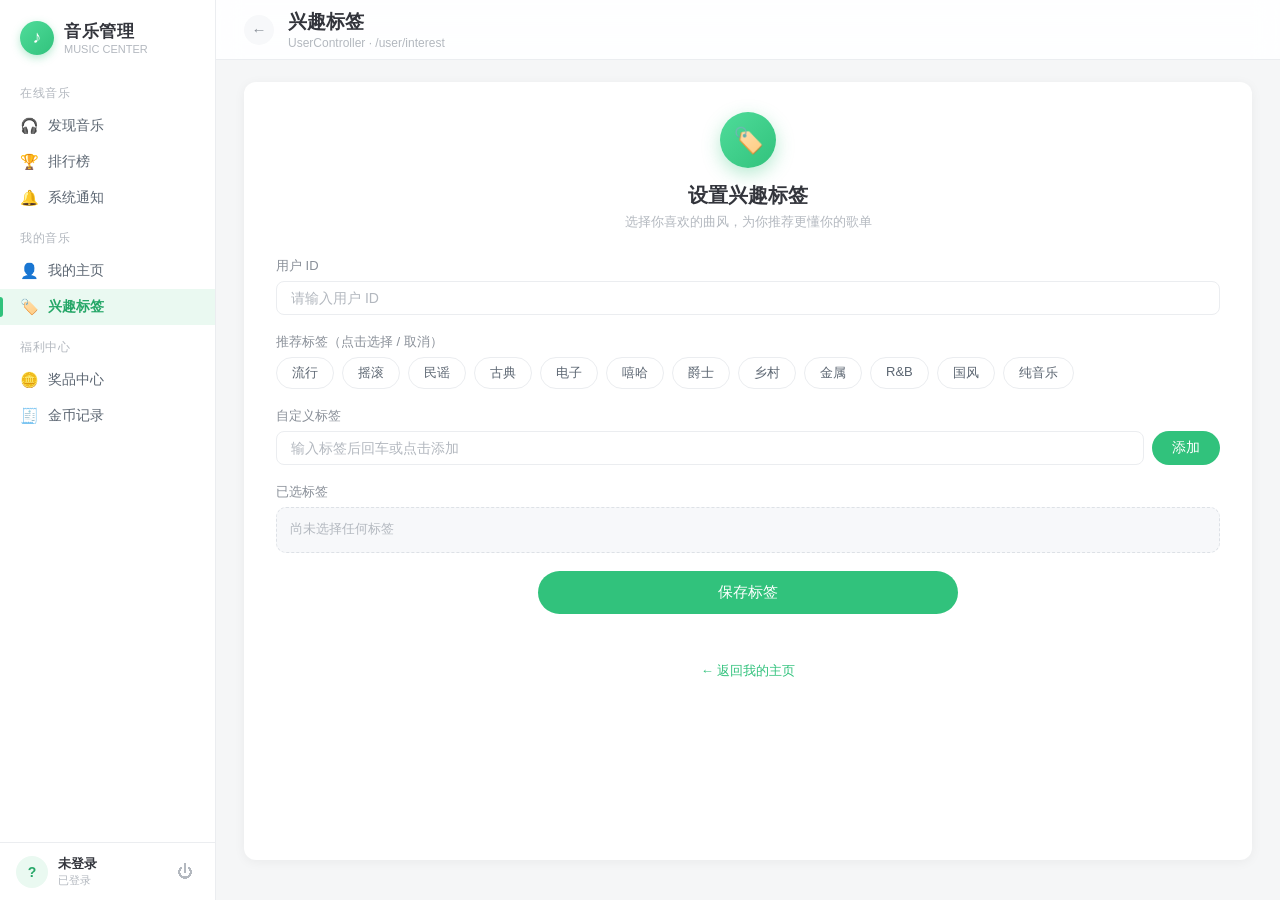
<file: music/src/main/resources/static/interest.html>
<!DOCTYPE html>
<html lang="zh-CN">
<head>
  <meta charset="UTF-8">
  <meta name="viewport" content="width=device-width, initial-scale=1.0">
  <title>设置兴趣标签 · 音乐管理</title>
  <link rel="stylesheet" href="css/qqmusic.css">
  <script defer src="js/shell.js"></script>
  <style>
    /* 铺满：内容区纵向撑满，标签卡片占满整块区域 */
    .qm-content.full { display: flex; flex-direction: column; }
    .tag-card {
      flex: 1; width: 100%; margin: 0; padding: 30px 32px; margin-bottom: 0;
    }
    .tag-card .logo {
      width: 56px; height: 56px; margin: 0 auto; border-radius: 50%;
      background: linear-gradient(135deg, #4fdc9a, var(--qm-green));
      color: #fff; font-size: 25px;
      display: flex; align-items: center; justify-content: center;
      box-shadow: 0 6px 18px rgba(49,194,124,.35);
    }
    .tag-card h1 { font-size: 20px; text-align: center; margin: 14px 0 4px; }
    .tag-card .sub { text-align: center; color: var(--qm-text-3); font-size: 13px; margin-bottom: 26px; }
    .tag-card .primary { display: block; width: 100%; max-width: 420px; margin: 6px auto 0; font-size: 15px; padding: 12px; }
    .field { margin-bottom: 18px; }

    /* 预设标签 */
    .presets { display: flex; flex-wrap: wrap; gap: 8px; }
    .preset {
      cursor: pointer; user-select: none; font-size: 13px; padding: 6px 15px; border-radius: 999px;
      border: 1px solid var(--qm-border); background: #fff; color: #5c6672; transition: .12s;
    }
    .preset:hover { border-color: var(--qm-green); color: var(--qm-green); }
    .preset.active {
      background: var(--qm-green); border-color: var(--qm-green); color: #fff;
      box-shadow: 0 3px 10px rgba(49,194,124,.3);
    }

    /* 自定义输入 */
    .add-row { display: flex; gap: 8px; }
    .add-row input { flex: 1; }
    .add-row button { padding: 0 20px; white-space: nowrap; }

    /* 已选标签 chips */
    .chips {
      display: flex; flex-wrap: wrap; gap: 8px; min-height: 46px; padding: 9px;
      border: 1px dashed #dde1e6; border-radius: 10px; background: var(--qm-hover);
    }
    .chips:empty::before { content: "尚未选择任何标签"; color: var(--qm-text-3); font-size: 13px; padding: 3px 4px; }
    .chip {
      display: inline-flex; align-items: center; gap: 6px; font-size: 13px; padding: 5px 6px 5px 13px;
      border-radius: 999px; background: var(--qm-green-soft); color: var(--qm-green-dark);
    }
    .chip .x {
      cursor: pointer; width: 18px; height: 18px; line-height: 17px; text-align: center; border-radius: 50%;
      background: rgba(38,167,104,.16); font-size: 14px;
    }
    .chip .x:hover { background: rgba(38,167,104,.32); }

    .msg { font-size: 13px; min-height: 18px; margin-top: 12px; text-align: center; }
    .msg.err { color: var(--qm-red); }
    .msg.ok { color: var(--qm-green-dark); }
  </style>
</head>
<body>
  <main class="qm-main">
    <header class="qm-top">
      <a class="qm-back" href="music.html" title="返回音乐管理">←</a>
      <div>
        <h1>兴趣标签</h1>
        <div class="sub">UserController · /user/interest</div>
      </div>
    </header>

    <div class="qm-content full">
  <div class="card tag-card">
    <div class="logo">🏷️</div>
    <h1>设置兴趣标签</h1>
    <div class="sub">选择你喜欢的曲风，为你推荐更懂你的歌单</div>

    <div class="field">
      <label>用户 ID</label>
      <input id="userId" type="number" min="1" placeholder="请输入用户 ID" />
    </div>

    <div class="field">
      <label>推荐标签（点击选择 / 取消）</label>
      <div class="presets" id="presets"></div>
    </div>

    <div class="field">
      <label>自定义标签</label>
      <div class="add-row">
        <input id="customInput" placeholder="输入标签后回车或点击添加" maxlength="20" />
        <button type="button" onclick="addCustom()">添加</button>
      </div>
    </div>

    <div class="field">
      <label>已选标签</label>
      <div class="chips" id="chips"></div>
    </div>

    <button class="primary" id="btn" onclick="submit()">保存标签</button>
    <div class="msg" id="msg"></div>

    <div class="foot" style="text-align:center;font-size:13px;margin-top:18px">
      <a href="index.html">← 返回我的主页</a>
    </div>
  </div>
    </div>
  </main>

  <script>
    const API = "/user";
    const PRESETS = ["流行", "摇滚", "民谣", "古典", "电子", "嘻哈", "爵士", "乡村", "金属", "R&B", "国风", "纯音乐"];

    // 已选标签集合（保持顺序、去重）
    const selected = [];

    const $ = id => document.getElementById(id);

    function setMsg(text, type) {
      const el = $("msg");
      el.textContent = text || "";
      el.className = "msg" + (type ? " " + type : "");
    }

    // 渲染预设标签
    function renderPresets() {
      const box = $("presets");
      box.innerHTML = "";
      PRESETS.forEach(tag => {
        const span = document.createElement("span");
        span.className = "preset" + (selected.includes(tag) ? " active" : "");
        span.textContent = tag;
        span.onclick = () => toggleTag(tag);
        box.appendChild(span);
      });
    }

    // 渲染已选 chips
    function renderChips() {
      const box = $("chips");
      box.innerHTML = "";
      selected.forEach(tag => {
        const chip = document.createElement("span");
        chip.className = "chip";
        const label = document.createElement("span");
        label.textContent = tag;
        const x = document.createElement("span");
        x.className = "x";
        x.textContent = "×";
        x.title = "移除";
        x.onclick = () => removeTag(tag);
        chip.appendChild(label);
        chip.appendChild(x);
        box.appendChild(chip);
      });
    }

    function refresh() { renderPresets(); renderChips(); }

    function toggleTag(tag) {
      const i = selected.indexOf(tag);
      if (i >= 0) selected.splice(i, 1);
      else selected.push(tag);
      refresh();
    }

    function removeTag(tag) {
      const i = selected.indexOf(tag);
      if (i >= 0) selected.splice(i, 1);
      refresh();
    }

    function addCustom() {
      const input = $("customInput");
      const tag = input.value.trim();
      if (!tag) return;
      if (tag.includes(",") || tag.includes("，")) return setMsg("标签中不能包含逗号", "err");
      if (selected.includes(tag)) { setMsg("该标签已添加", "err"); input.value = ""; return; }
      selected.push(tag);
      input.value = "";
      setMsg("");
      refresh();
    }

    async function submit() {
      const userId = $("userId").value.trim();
      if (!userId) return setMsg("请输入用户 ID", "err");
      if (selected.length === 0) return setMsg("请至少选择或输入一个标签", "err");

      const interests = selected.join(",");
      const btn = $("btn");
      btn.disabled = true; btn.textContent = "保存中…"; setMsg("");

      try {
        // selectInterest(int userId, String interests) —— 普通请求参数，使用表单编码
        const body = new URLSearchParams({ userId, interests });
        const r = await fetch(`${API}/interest`, {
          method: "PUT",
          headers: { "Content-Type": "application/x-www-form-urlencoded" },
          body
        });
        const data = await r.json();
        if (data.success) {
          setMsg("标签保存成功：" + interests, "ok");
        } else {
          setMsg(data.errorMessage || "保存失败", "err");
        }
      } catch (e) {
        setMsg("请求失败：" + e.message, "err");
      } finally {
        btn.disabled = false; btn.textContent = "保存标签";
      }
    }

    // 回车添加自定义标签
    $("customInput").addEventListener("keydown", e => {
      if (e.key === "Enter") { e.preventDefault(); addCustom(); }
    });

    // 从 URL 读取 userId（由用户管理页跳转带入），并回填该用户已有标签
    async function initFromQuery() {
      const userId = new URLSearchParams(location.search).get("userId");
      if (!userId) { refresh(); return; }
      $("userId").value = userId;
      try {
        const r = await fetch(`${API}/id?id=${encodeURIComponent(userId)}`);
        const data = await r.json();
        const existing = data.userVo && data.userVo.interests;
        if (existing) {
          String(existing).split(/[,，]/).map(t => t.trim()).filter(Boolean)
            .forEach(t => { if (!selected.includes(t)) selected.push(t); });
        }
      } catch (e) { /* 回填失败不阻塞页面 */ }
      refresh();
    }

    initFromQuery();
  </script>
</body>
</html>
</file>
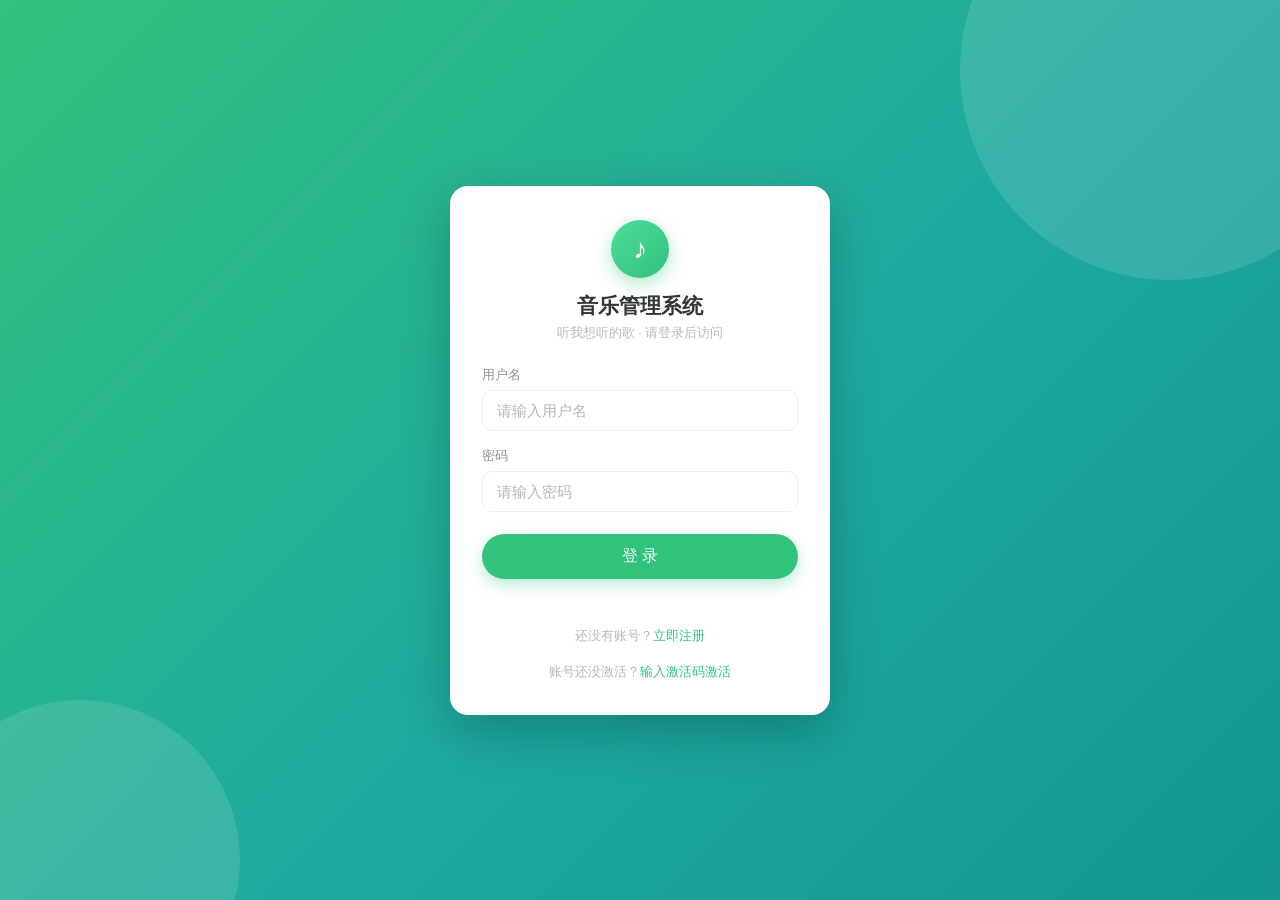
<file: music/src/main/resources/static/login.html>
<!DOCTYPE html>
<html lang="zh-CN">
<head>
  <meta charset="UTF-8">
  <meta name="viewport" content="width=device-width, initial-scale=1.0">
  <title>登录 · 音乐管理</title>
  <link rel="stylesheet" href="css/qqmusic.css">
  <style>
    .field { margin-bottom: 16px; }
  </style>
</head>
<body class="qm-auth">
  <div class="auth-card">
    <div class="logo">♪</div>
    <h1>音乐管理系统</h1>
    <div class="sub">听我想听的歌 · 请登录后访问</div>

    <div class="field">
      <label>用户名</label>
      <input id="name" autocomplete="username" placeholder="请输入用户名" />
    </div>
    <div class="field">
      <label>密码</label>
      <input id="password" type="password" autocomplete="current-password" placeholder="请输入密码" />
    </div>
    <button class="primary" id="btn" onclick="doLogin()">登 录</button>
    <div class="err" id="err"></div>

    <div class="foot">还没有账号？<a href="register.html">立即注册</a></div>
    <div class="foot">账号还没激活？<a href="activate.html">输入激活码激活</a></div>
  </div>

  <script>
    const API = "/user";

    function setErr(msg) { document.getElementById("err").textContent = msg || ""; }

    // 登录成功后的去向：优先回跳 redirect 参数指定的页面（如邮件推荐的音乐详情页）
    // 只接受站内相对地址，避免被构造成跳转外站的链接
    function nextUrl() {
      const raw = new URLSearchParams(location.search).get("redirect") || "";
      if (!raw || raw.startsWith("//") || /^[a-z][a-z0-9+.-]*:/i.test(raw)) return "music.html";
      return raw;
    }

    async function doLogin() {
      const name = document.getElementById("name").value.trim();
      const password = document.getElementById("password").value;
      if (!name) return setErr("请输入用户名");
      if (!password) return setErr("请输入密码");

      const btn = document.getElementById("btn");
      btn.disabled = true; btn.textContent = "登录中…"; setErr("");

      try {
        const body = new URLSearchParams({ name, password });
        const r = await fetch(`${API}/login`, {
          method: "POST",
          headers: { "Content-Type": "application/x-www-form-urlencoded" },
          body
        });
        const data = await r.json();
        if (data.success) {
          sessionStorage.setItem("musicUser", name);
          location.replace(nextUrl());
        } else {
          setErr(data.errorMessage || "用户名或密码错误");
          btn.disabled = false; btn.textContent = "登 录";
        }
      } catch (e) {
        setErr("请求失败：" + e.message);
        btn.disabled = false; btn.textContent = "登 录";
      }
    }

    // 已登录则直接进入
    if (sessionStorage.getItem("musicUser")) location.replace(nextUrl());

    // 回车登录
    ["name", "password"].forEach(id =>
      document.getElementById(id).addEventListener("keydown", e => { if (e.key === "Enter") doLogin(); }));
  </script>
</body>
</html>
</file>
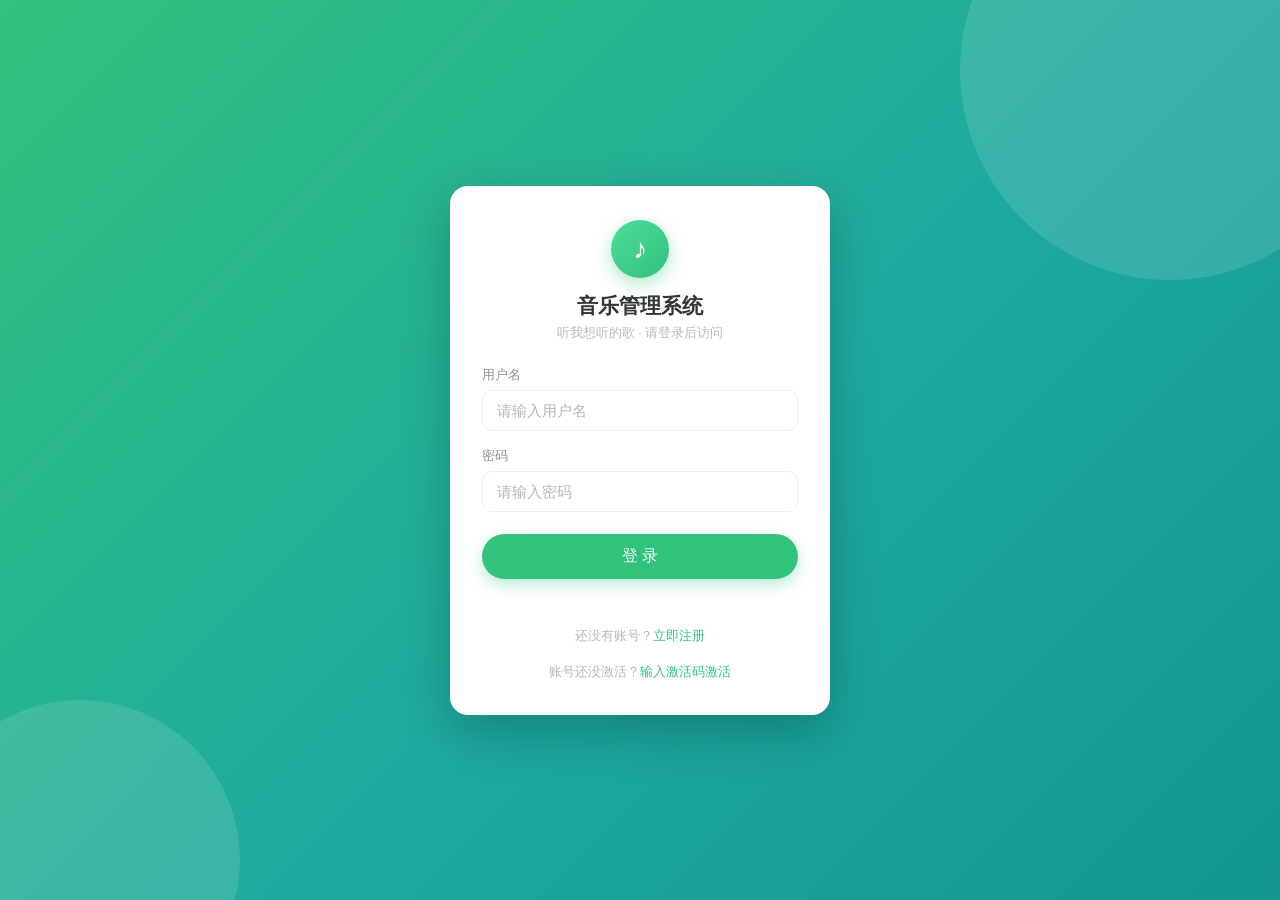
<file: music/src/main/resources/static/music.html>
﻿<!DOCTYPE html>
<html lang="zh-CN">
<head>
  <meta charset="UTF-8">
  <meta name="viewport" content="width=device-width, initial-scale=1.0">
  <title>发现音乐 · 音乐管理</title>
  <script>
    // 登录守卫：未登录跳转登录页
    if (!sessionStorage.getItem("musicUser")) location.replace("login.html");
  </script>
  <link rel="stylesheet" href="css/qqmusic.css">
  <script defer src="js/shell.js"></script>
  <style>
    /* ---------- 歌曲卡片网格 ---------- */
    .grid { display: grid; grid-template-columns: repeat(auto-fill, minmax(216px, 1fr)); gap: 20px; }
    .music {
      background: #fff; border-radius: var(--qm-radius); overflow: hidden;
      box-shadow: var(--qm-shadow); display: flex; flex-direction: column;
      transition: transform .18s, box-shadow .18s;
    }
    .music:hover { transform: translateY(-3px); box-shadow: 0 10px 26px rgba(0,0,0,.10); }
    .music .cover-wrap { position: relative; aspect-ratio: 1 / 1; background: #eef0f2; }
    .music .cover-link { display: block; height: 100%; }
    .music .cover { width: 100%; height: 100%; object-fit: cover; display: block; }
    .music .cover.ph {
      display: flex; align-items: center; justify-content: center; font-size: 46px; color: #cbd1d7;
      background: linear-gradient(135deg, #f2f4f6, #e4e8ec);
    }
    /* 悬浮遮罩：贴近 QQ 音乐专辑封面的播放交互 */
    .music .cover-wrap::after {
      content: ""; position: absolute; inset: 0; background: rgba(0,0,0,.16);
      opacity: 0; transition: .18s; pointer-events: none;
    }
    .music:hover .cover-wrap::after { opacity: 1; }
    .play-fab {
      position: absolute; left: 50%; top: 50%; transform: translate(-50%, -50%) scale(.85);
      width: 46px; height: 46px; padding: 0; border-radius: 50%;
      background: var(--qm-green); color: #fff; font-size: 17px; line-height: 1;
      display: flex; align-items: center; justify-content: center;
      box-shadow: 0 4px 14px rgba(0,0,0,.28);
      opacity: 0; transition: .18s;
    }
    .music:hover .play-fab, .play-fab.playing { opacity: 1; transform: translate(-50%, -50%) scale(1); }
    .play-fab:hover { background: var(--qm-green-dark); }
    .like-fab {
      position: absolute; top: 10px; right: 10px;
      width: 32px; height: 32px; padding: 0; border-radius: 50%;
      background: rgba(255,255,255,.92); color: var(--qm-red); font-size: 15px; line-height: 1;
      display: flex; align-items: center; justify-content: center;
      box-shadow: 0 2px 8px rgba(0,0,0,.16);
    }
    .like-fab:hover { background: #fff; transform: scale(1.1); }
    .like-fab.liked { background: var(--qm-red); }

    .music .body { padding: 12px 14px 14px; display: flex; flex-direction: column; gap: 6px; flex: 1; }
    .music .title { font-size: 15px; font-weight: 600; line-height: 1.35; }
    .music .title-link { color: inherit; }
    .music .title-link:hover { color: var(--qm-green); }
    .music .author { font-size: 12px; color: var(--qm-text-2); }
    .music .content {
      font-size: 12px; color: var(--qm-text-2); line-height: 1.5; max-height: 54px; overflow: hidden;
    }
    .music .tags { margin-top: 2px; }
    .music .meta { font-size: 11px; color: var(--qm-text-3); margin-top: auto; }
    .music .actions { display: flex; gap: 8px; margin-top: 8px; }
    .audio-wrap { display: flex; flex-direction: column; gap: 2px; margin-top: 4px; }
    .audio-wrap .dur { margin-top: 0; }   /* 时长标签不参与卡片底部对齐 */
    /* 空态占满整行并保持卡片底色 */
    .grid > .empty { background: #fff; border-radius: var(--qm-radius); box-shadow: var(--qm-shadow); }

    .modal .toolbar { margin-bottom: 12px; }
    .modal td { word-break: break-all; }
    .modal .pager { margin-top: 14px; }

    /* ---------- AI 助手悬浮按钮 + 对话框 ---------- */
    .bot-fab {
      position: fixed; right: 26px; bottom: 26px; z-index: 90;
      width: 54px; height: 54px; border-radius: 50%; padding: 0;
      background: linear-gradient(135deg, #4fdc9a, var(--qm-green));
      color: #fff; font-size: 24px; line-height: 1;
      display: flex; align-items: center; justify-content: center;
      box-shadow: 0 6px 18px rgba(49,194,124,.45);
      transition: transform .18s, box-shadow .18s;
    }
    .bot-fab:hover { transform: translateY(-2px) scale(1.05); box-shadow: 0 8px 24px rgba(49,194,124,.55); }

    .bot-panel {
      position: fixed; right: 26px; bottom: 92px; z-index: 91;
      width: 360px; max-width: calc(100vw - 40px); height: 520px; max-height: calc(100vh - 130px);
      background: #fff; border-radius: 16px; overflow: hidden;
      box-shadow: 0 16px 44px rgba(0,0,0,.22);
      display: none; flex-direction: column;
      transform: translateY(12px); opacity: 0; transition: transform .18s, opacity .18s;
    }
    .bot-panel.show { display: flex; transform: translateY(0); opacity: 1; }
    .bot-header {
      background: linear-gradient(135deg, #35cd86, var(--qm-green)); color: #fff; padding: 13px 16px;
      display: flex; align-items: center; gap: 8px;
    }
    .bot-header .t { font-size: 15px; font-weight: 600; }
    .bot-header .s { font-size: 11px; opacity: .85; }
    .bot-header .sp { flex: 1; }
    .bot-header button {
      background: rgba(255,255,255,.2); color: #fff; padding: 4px 10px; font-size: 12px; border-radius: 999px;
    }
    .bot-header button:hover { background: rgba(255,255,255,.32); }

    .bot-body {
      flex: 1; overflow-y: auto; padding: 14px; background: var(--qm-bg);
      display: flex; flex-direction: column; gap: 10px;
    }
    .bot-msg { display: flex; gap: 8px; align-items: flex-end; }
    .bot-msg.me { flex-direction: row-reverse; }
    .bot-msg .av {
      width: 30px; height: 30px; border-radius: 50%; flex-shrink: 0;
      display: flex; align-items: center; justify-content: center; font-size: 16px;
      background: var(--qm-green-soft);
    }
    .bot-msg.me .av { background: #e8eaed; }
    .bot-msg .bubble {
      max-width: 74%; padding: 9px 13px; border-radius: 14px; font-size: 14px;
      line-height: 1.55; white-space: pre-wrap; word-break: break-word;
      background: #fff; color: var(--qm-text); box-shadow: 0 1px 4px rgba(0,0,0,.06);
    }
    .bot-msg.me .bubble { background: var(--qm-green); color: #fff; }
    .bot-msg .bubble.typing { color: var(--qm-text-3); font-style: italic; }

    .bot-input {
      display: flex; gap: 8px; padding: 12px; border-top: 1px solid var(--qm-border); background: #fff;
    }
    .bot-input textarea { flex: 1; resize: none; height: 40px; max-height: 96px; min-height: 40px; }
    .bot-input button { padding: 0 18px; }
  </style>
</head>
<body>
  <main class="qm-main">
    <header class="qm-top">
      <div>
        <h1>发现音乐</h1>
        <div class="sub">MusicController · /music</div>
      </div>
      <input id="searchTitle" class="search" placeholder="搜索歌曲名…" />
      <button class="small" onclick="searchByTitle()">搜索</button>
      <span class="spacer"></span>
      <div class="acts">
        <button class="icon-btn" onclick="openSysConfig()" title="系统配置" aria-label="系统配置">⚙️</button>
        <button class="icon-btn" onclick="location.href='notification.html'" title="系统通知" aria-label="系统通知">
          🔔<span class="badge" id="notifBadge" style="display:none">0</span>
        </button>
        <a class="icon-btn" href="rank.html" title="排行榜" aria-label="排行榜">🏆</a>
      </div>
    </header>

    <div class="qm-content">
      <div class="card">
        <div class="toolbar">
          <button onclick="openAdd()">+ 新增音乐</button>
          <button class="ghost" onclick="firstPage()">全部音乐</button>
          <input id="searchId" type="number" placeholder="按 ID 查询" style="width:130px" />
          <button class="ghost" onclick="searchById()">按 ID 查找</button>
          <span style="flex:1"></span>
          <label style="font-size:13px;color:var(--qm-text-2)">每页</label>
          <select id="pageSize" onchange="firstPage()">
            <option value="6">6</option>
            <option value="12" selected>12</option>
            <option value="24">24</option>
          </select>
        </div>
      </div>

      <div id="list" class="grid">
        <div class="empty" style="grid-column:1/-1">点击「全部音乐」加载数据</div>
      </div>

      <div class="card" id="pagerCard" style="display:none;margin-top:16px">
        <div class="pager">
          <button class="ghost" id="prevBtn" onclick="prevPage()">上一页</button>
          <span class="pn" id="pageNo">第 1 页</span>
          <button class="ghost" id="nextBtn" onclick="nextPage()">下一页</button>
        </div>
      </div>
    </div>
  </main>

  <!-- 新增 / 编辑弹窗 -->
  <div class="mask" id="mask">
    <div class="modal">
      <h3 id="modalTitle">新增音乐</h3>
      <input type="hidden" id="f_id" />
      <input type="hidden" id="f_publishTime" />
      <div class="field"><label>标题</label><input id="f_title" /></div>
      <div class="field"><label>歌手</label><input id="f_author" /></div>
      <div class="field"><label>简介</label><textarea id="f_content"></textarea></div>
      <div class="field"><label>标签（逗号分隔）</label><input id="f_tags" placeholder="流行, 华语, 经典" /></div>
      <div class="field">
        <label>封面图片（上传到 MinIO，自动填充下方 URL）</label>
        <input type="file" id="f_pictureFile" accept="image/*"
               onchange="uploadTo(this, 'f_pictureUrl', 'pictureStatus')" />
        <div id="pictureStatus" style="font-size:12px;color:var(--qm-text-2);margin-top:4px;"></div>
      </div>
      <div class="field"><label>封面图 URL</label><input id="f_pictureUrl" placeholder="可直接填写，或通过上方上传自动生成" /></div>
      <div class="field">
        <label>音频文件（上传到 MinIO，自动填充下方 URL）</label>
        <input type="file" id="f_soundFile" accept="audio/*"
               onchange="uploadTo(this, 'f_soundUrl', 'soundStatus')" />
        <div id="soundStatus" style="font-size:12px;color:var(--qm-text-2);margin-top:4px;"></div>
      </div>
      <div class="field"><label>音频 URL</label><input id="f_soundUrl" placeholder="可直接填写，或通过上方上传自动生成" /></div>
      <div class="modal-actions">
        <button class="ghost" onclick="closeModal()">取消</button>
        <button onclick="submitForm()">保存</button>
      </div>
    </div>
  </div>

  <!-- 系统配置：列表弹窗 -->
  <div class="mask" id="sysMask">
    <div class="modal" style="width:660px">
      <h3>⚙️ 系统配置管理</h3>
      <div class="toolbar">
        <input id="sysSearchCode" placeholder="按 code 精确查询…" style="width:180px" />
        <button onclick="searchSysByCode()">查询</button>
        <button class="ghost" onclick="clearSysSearch()">全部</button>
        <button onclick="openSysAdd()">+ 新增配置</button>
        <button class="ghost" onclick="loadSysConfigs()">刷新</button>
        <span style="flex:1"></span>
        <label style="font-size:13px;color:var(--qm-text-2)">每页</label>
        <select id="sysPageSize" onchange="sysFirstPage()">
          <option value="5">5</option>
          <option value="10" selected>10</option>
          <option value="20">20</option>
        </select>
      </div>
      <table>
        <thead>
          <tr><th style="width:70px">ID</th><th>配置项 code</th><th>配置值 value</th><th style="text-align:right">操作</th></tr>
        </thead>
        <tbody id="sysTbody">
          <tr><td colspan="4" class="empty">加载中…</td></tr>
        </tbody>
      </table>
      <div class="pager" id="sysPager">
        <button class="ghost" id="sysPrevBtn" onclick="sysPrev()">上一页</button>
        <span class="pn" id="sysPageNo">第 1 页</span>
        <button class="ghost" id="sysNextBtn" onclick="sysNext()">下一页</button>
      </div>
      <div class="modal-actions">
        <button class="ghost" onclick="closeSys()">关闭</button>
      </div>
    </div>
  </div>

  <!-- 系统配置：新增 / 编辑表单弹窗 -->
  <div class="mask" id="sysFormMask">
    <div class="modal" style="width:420px">
      <h3 id="sysFormTitle">新增配置</h3>
      <input type="hidden" id="sf_id" />
      <div class="field"><label>配置项 code</label><input id="sf_code" placeholder="如 site.title" /></div>
      <div class="field"><label>配置值 value</label><textarea id="sf_value"></textarea></div>
      <div class="modal-actions">
        <button class="ghost" onclick="closeSysForm()">取消</button>
        <button onclick="submitSysForm()">保存</button>
      </div>
    </div>
  </div>

  <!-- AI 助手：悬浮按钮 + 对话框（基于 AI-chatbot 的 McpChatBotController，运行在 8088 端口） -->
  <button class="bot-fab" id="botFab" onclick="toggleBot()" title="AI 音乐助手" aria-label="AI 音乐助手">🤖</button>
  <div class="bot-panel" id="botPanel">
    <div class="bot-header">
      <span style="font-size:20px">🤖</span>
      <div>
        <div class="t">AI 音乐助手</div>
        <div class="s">基于 MCP · 随时为你解答</div>
      </div>
      <span class="sp"></span>
      <button onclick="resetBot()" title="清空对话">清空</button>
      <button onclick="toggleBot()" title="收起">✕</button>
    </div>
    <div class="bot-body" id="botBody"></div>
    <div class="bot-input">
      <textarea id="botText" placeholder="输入问题，回车发送…"></textarea>
      <button id="botSend" onclick="sendBot()">发送</button>
    </div>
  </div>

  <div id="toast"></div>

  <script>
    const API = "/music";
    let pageNum = 1;
    let reload = firstPage;   // 记住当前视图，增删改后刷新

    // 当前用户展示、退出登录、奖品中心 / 金币记录入口均由左侧导航栏（js/shell.js）提供

    // ---------- 点赞 ----------
    let currentUserId = null;
    const likedSet = new Set();   // 当前用户已点赞的音乐 id

    // 解析当前用户 id，并加载其点赞过的音乐集合
    async function loadLikes() {
      const name = sessionStorage.getItem("musicUser");
      try {
        const ru = await fetch(`/user/name?name=${encodeURIComponent(name)}`);
        const du = await ru.json();
        const users = du.userVoList || [];
        const me = users.find(u => u.name === name) || users[0];
        if (me) currentUserId = me.id;
        if (currentUserId != null) {
          const r = await fetch(`/like/user?userId=${currentUserId}`);
          const d = await r.json();
          (d.musicVoList || []).forEach(m => likedSet.add(m.id));
        }
      } catch (e) { /* 点赞状态加载失败不阻断列表 */ }
    }

    async function toggleLike(musicId, btn) {
      if (!currentUserId) return toast("无法识别当前用户，请重新登录", false);
      const liked = likedSet.has(musicId);
      const url = `/like/${liked ? "delete" : "add"}?userId=${currentUserId}&musicId=${musicId}`;
      btn.disabled = true;
      try {
        const r = await fetch(url, { method: liked ? "DELETE" : "POST" });
        const data = await r.json();
        if (data.success) {
          if (liked) likedSet.delete(musicId); else likedSet.add(musicId);
          const now = likedSet.has(musicId);
          btn.classList.toggle("liked", now);
          btn.textContent = now ? "❤️" : "🤍";
          toast(now ? "点赞成功" : "已取消点赞");
        } else {
          toast(data.errorMessage || "操作失败", false);
        }
      } catch (e) {
        toast("请求失败: " + e.message, false);
      } finally {
        btn.disabled = false;
      }
    }

    // ---------- 播放时长同步上报（基于 prize_sender 的 SyncController，运行在 8085 端口） ----------
    // 说明：即使不进入音乐详情页，直接在列表中播放音乐也会调用 /sync 上报播放时长
    const SYNC_API = `http://${location.hostname}:8085/sync`;
    const SYNC_INTERVAL_MS = 30000;   // 每 30 秒上报一次
    const SYNC_DURATION = 30;         // 每次上报的播放时长（秒）
    const SYNC_SCENE = "PLAY_MUSIC";  // 发奖场景，默认播放音乐
    const SYNC_PRIZE_CODE = "COIN";   // 奖品码，默认金币

    // 上报一次播放记录：调用 SyncController 的 /sync/sync
    async function reportPlay(musicId) {
      if (currentUserId == null || !musicId) return;   // 用户未识别或缺少音乐 id 时不上报
      const params = new URLSearchParams({
        userId: currentUserId,
        musicId: musicId,
        duration: SYNC_DURATION,
        scene: SYNC_SCENE,
        prizeCode: SYNC_PRIZE_CODE
      });
      try {
        await fetch(`${SYNC_API}/sync?${params.toString()}`, { method: "POST" });
      } catch (e) { /* 上报失败不打断播放体验 */ }
    }

    // 清掉当前列表中所有音频遗留的上报计时器
    function stopAllSync() {
      document.querySelectorAll("#list audio").forEach(a => {
        if (a._syncTimer) { clearInterval(a._syncTimer); a._syncTimer = null; }
      });
    }

    // 为列表中每个音频绑定播放事件：播放中每 30s 上报一次，暂停 / 结束时停止
    // 同时把封面上的播放按钮图标与音频状态保持同步
    function bindPlaySync() {
      document.querySelectorAll("#list audio[data-music-id]").forEach(a => {
        const musicId = a.getAttribute("data-music-id");
        const fab = a.closest(".music").querySelector(".play-fab");
        const paint = playing => {
          if (!fab) return;
          fab.textContent = playing ? "❚❚" : "▶";
          fab.classList.toggle("playing", playing);
        };
        const stop = () => { clearInterval(a._syncTimer); a._syncTimer = null; paint(false); };
        a.addEventListener("play", () => {
          if (!a._syncTimer) a._syncTimer = setInterval(() => reportPlay(musicId), SYNC_INTERVAL_MS);
          paint(true);
        });
        a.addEventListener("pause", stop);
        a.addEventListener("ended", stop);
      });
    }
    window.addEventListener("beforeunload", stopAllSync);

    // 点击封面上的绿色按钮播放 / 暂停，同一时间只播放一首
    function togglePlay(btn) {
      const a = btn.closest(".music").querySelector("audio");
      if (!a) return;
      if (a.paused) {
        document.querySelectorAll("#list audio").forEach(o => { if (o !== a) o.pause(); });
        a.play();
      } else {
        a.pause();
      }
    }

    function toast(msg, ok = true) {
      const t = document.getElementById("toast");
      t.textContent = msg;
      t.className = "show " + (ok ? "ok" : "err");
      setTimeout(() => (t.className = ""), 2200);
    }

    function fmtDate(d) {
      if (!d) return "-";
      const dt = new Date(d);
      if (isNaN(dt)) return d;
      const p = n => String(n).padStart(2, "0");
      return `${dt.getFullYear()}-${p(dt.getMonth()+1)}-${p(dt.getDate())} ${p(dt.getHours())}:${p(dt.getMinutes())}`;
    }

    function esc(s) {
      return String(s ?? "").replace(/[&<>"]/g, c => ({ "&":"&amp;","<":"&lt;",">":"&gt;","\"":"&quot;" }[c]));
    }

    function cover(m) {
      if (m.pictureUrl) return `<img class="cover" src="${esc(m.pictureUrl)}" alt="" onerror="this.replaceWith(Object.assign(document.createElement('div'),{className:'cover ph',textContent:'♪'}))">`;
      return `<div class="cover ph">♪</div>`;
    }

    function tagList(tags) {
      if (!tags) return "";
      const arr = String(tags).split(/[,，;；\s]+/).filter(Boolean);
      if (!arr.length) return "";
      return `<div class="tags">${arr.map(t => `<span class="tag">${esc(t)}</span>`).join("")}</div>`;
    }

    // 秒 -> mm:ss
    function fmtDur(sec) {
      if (!isFinite(sec) || sec <= 0) return "--:--";
      const s = Math.round(sec);
      const p = n => String(n).padStart(2, "0");
      return `${p(Math.floor(s / 60))}:${p(s % 60)}`;
    }

    // 音频元数据加载完成后，把实际时长写入相邻的时长标签
    function showDur(a) {
      const el = a.parentElement && a.parentElement.querySelector(".dur");
      if (el) el.textContent = "时长 " + fmtDur(a.duration);
    }

    function audio(m) {
      if (!m.soundUrl) return "";
      // preload="metadata" 让浏览器仅加载时长等元数据，避免时长显示为 0
      return `<div class="audio-wrap">
        <audio controls preload="metadata" data-music-id="${m.id}" src="${esc(m.soundUrl)}" onloadedmetadata="showDur(this)"></audio>
        <span class="meta dur">时长 --:--</span>
      </div>`;
    }

    function render(list) {
      const box = document.getElementById("list");
      stopAllSync();   // 重新渲染前先清掉上一批音频遗留的上报计时器
      if (!list || list.length === 0) {
        box.innerHTML = '<div class="empty" style="grid-column:1/-1">没有匹配的音乐</div>';
        return;
      }
      box.innerHTML = list.map(m => {
        const liked = likedSet.has(m.id);
        return `
        <div class="music">
          <div class="cover-wrap">
            <a class="cover-link" href="detail.html?id=${m.id}" title="查看详情">${cover(m)}</a>
            ${m.soundUrl ? `<button class="play-fab" title="播放 / 暂停" onclick="togglePlay(this)">▶</button>` : ""}
            <button class="like-fab ${liked ? "liked" : ""}" title="点赞 / 取消点赞"
                    onclick="toggleLike(${m.id}, this)">${liked ? "❤️" : "🤍"}</button>
          </div>
          <div class="body">
            <div class="title"><a class="title-link" href="detail.html?id=${m.id}">${esc(m.title)}</a></div>
            <div class="author">${esc(m.author) || "未知歌手"}</div>
            ${m.content ? `<div class="content">${esc(m.content)}</div>` : ""}
            ${tagList(m.tags)}
            ${audio(m)}
            <div class="meta">#${m.id} · ${fmtDate(m.publishTime)}</div>
            <div class="actions">
              <button class="ghost small" onclick='openEdit(${JSON.stringify(m).replace(/'/g, "&#39;")})'>编辑</button>
              <button class="danger small" onclick="removeMusic(${m.id}, '${esc(m.title)}')">删除</button>
            </div>
          </div>
        </div>`;
      }).join("");
      bindPlaySync();   // 列表渲染后为每个音频绑定播放时长上报
    }

    function showPager(show, count) {
      document.getElementById("pagerCard").style.display = show ? "" : "none";
      if (!show) return;
      const size = parseInt(document.getElementById("pageSize").value, 10);
      document.getElementById("pageNo").textContent = `第 ${pageNum} 页`;
      document.getElementById("prevBtn").disabled = pageNum <= 1;
      // 没拿满一页说明已到末页
      document.getElementById("nextBtn").disabled = count < size;
    }

    async function loadPage() {
      reload = loadPage;
      const size = document.getElementById("pageSize").value;
      try {
        const r = await fetch(`${API}/all?pageNum=${pageNum}&pageSize=${size}`);
        const data = await r.json();
        if (data.baseVo && !data.baseVo.success)
          return toast(data.baseVo.errorMessage || "加载失败", false);
        const list = data.musicVoList || [];
        if (!list.length && pageNum > 1) { pageNum--; return toast("已经是最后一页", false); }
        render(list);
        showPager(true, list.length);
      } catch (e) { toast("请求失败: " + e.message, false); }
    }

    function firstPage() { pageNum = 1; loadPage(); }
    function prevPage() { if (pageNum > 1) { pageNum--; loadPage(); } }
    function nextPage() { pageNum++; loadPage(); }

    async function searchByTitle() {
      reload = searchByTitle;
      const title = document.getElementById("searchTitle").value.trim();
      if (!title) return firstPage();
      try {
        const r = await fetch(`${API}/title?title=${encodeURIComponent(title)}`);
        const data = await r.json();
        showPager(false);
        if (data.baseVo && !data.baseVo.success) { render([]); return toast(data.baseVo.errorMessage || "未找到", false); }
        render(data.musicVo ? [data.musicVo] : []);
      } catch (e) { toast("请求失败: " + e.message, false); }
    }

    async function searchById() {
      reload = searchById;
      const id = document.getElementById("searchId").value.trim();
      if (!id) return;
      try {
        const r = await fetch(`${API}/id?id=${encodeURIComponent(id)}`);
        const data = await r.json();
        showPager(false);
        if (data.baseVo && !data.baseVo.success) { render([]); return toast(data.baseVo.errorMessage || "未找到", false); }
        render(data.musicVo ? [data.musicVo] : []);
      } catch (e) { toast("请求失败: " + e.message, false); }
    }

    // ---------- 新增 / 编辑 / 删除 ----------
    const FIELDS = ["id", "title", "author", "content", "tags", "pictureUrl", "soundUrl", "publishTime"];

    function openAdd() {
      document.getElementById("modalTitle").textContent = "新增音乐";
      FIELDS.forEach(f => document.getElementById("f_" + f).value = "");
      resetUpload();
      document.getElementById("mask").classList.add("show");
    }

    function openEdit(m) {
      document.getElementById("modalTitle").textContent = "编辑音乐 #" + m.id;
      FIELDS.forEach(f => document.getElementById("f_" + f).value = m[f] ?? "");
      resetUpload();
      document.getElementById("mask").classList.add("show");
    }

    function closeModal() { document.getElementById("mask").classList.remove("show"); }

    // 通用文件上传到 MinIO，成功后回填指定的 URL 输入框（音频 / 封面共用）
    async function uploadTo(input, targetId, statusId) {
      const file = input.files && input.files[0];
      const status = document.getElementById(statusId);
      if (!file) return;

      status.style.color = "var(--qm-text-2)";
      status.textContent = `上传中… ${file.name}`;
      try {
        const fd = new FormData();
        fd.append("file", file);
        const r = await fetch("/file/upload", { method: "POST", body: fd });
        const data = await r.json();
        if (data.baseVo && data.baseVo.success && data.url) {
          document.getElementById(targetId).value = data.url;
          status.style.color = "var(--qm-green-dark)";
          status.textContent = "上传成功，已填充 URL";
          toast("上传成功");
        } else {
          status.style.color = "var(--qm-red)";
          status.textContent = (data.baseVo && data.baseVo.errorMessage) || "上传失败";
          toast(status.textContent, false);
        }
      } catch (e) {
        status.style.color = "var(--qm-red)";
        status.textContent = "上传失败：" + e.message;
        toast("请求失败: " + e.message, false);
      }
    }

    function resetUpload() {
      ["f_soundFile", "f_pictureFile"].forEach(id => document.getElementById(id).value = "");
      ["soundStatus", "pictureStatus"].forEach(id => document.getElementById(id).textContent = "");
    }

    async function submitForm() {
      const id = document.getElementById("f_id").value;
      const isEdit = !!id;
      const payload = {
        title: document.getElementById("f_title").value.trim(),
        author: document.getElementById("f_author").value.trim(),
        content: document.getElementById("f_content").value.trim(),
        tags: document.getElementById("f_tags").value.trim(),
        pictureUrl: document.getElementById("f_pictureUrl").value.trim(),
        soundUrl: document.getElementById("f_soundUrl").value.trim()
      };
      if (!payload.title) return toast("标题不能为空", false);

      if (isEdit) {
        payload.id = parseInt(id, 10);
        const pt = document.getElementById("f_publishTime").value;
        if (pt) payload.publishTime = pt;   // 编辑时保留原发布时间
      }

      try {
        const r = await fetch(`${API}/${isEdit ? "modify" : "add"}`, {
          method: isEdit ? "PUT" : "POST",
          headers: { "Content-Type": "application/json" },
          body: JSON.stringify(payload)
        });
        const data = await r.json();
        if (data.success) {
          toast(isEdit ? "修改成功" : "新增成功");
          closeModal();
          reload();
        } else {
          toast(data.errorMessage || "操作失败", false);
        }
      } catch (e) { toast("请求失败: " + e.message, false); }
    }

    async function removeMusic(id, title) {
      if (!confirm(`确认删除音乐「${title}」(ID: ${id})？`)) return;
      try {
        const r = await fetch(`${API}/delete?id=${id}`, { method: "DELETE" });
        const data = await r.json();
        if (data.success) { toast("删除成功"); reload(); }
        else toast(data.errorMessage || "删除失败", false);
      } catch (e) { toast("请求失败: " + e.message, false); }
    }

    // ---------- 系统配置（基于 prize_sender 的 SystemConfigController，运行在 8085 端口） ----------
    const SYS_API = `http://${location.hostname}:8085/system-config`;
    let sysPage = 1;

    function openSysConfig() {
      document.getElementById("sysMask").classList.add("show");
      document.getElementById("sysSearchCode").value = "";
      sysFirstPage();
    }
    function closeSys() { document.getElementById("sysMask").classList.remove("show"); }
    function sysFirstPage() { sysPage = 1; loadSysConfigs(); }
    function sysPrev() { if (sysPage > 1) { sysPage--; loadSysConfigs(); } }
    function sysNext() { sysPage++; loadSysConfigs(); }

    function renderSys(list) {
      const tb = document.getElementById("sysTbody");
      if (!list || !list.length) {
        tb.innerHTML = '<tr><td colspan="4" class="empty">暂无配置</td></tr>';
        return;
      }
      tb.innerHTML = list.map(c => `
        <tr>
          <td>${c.id}</td>
          <td>${esc(c.code)}</td>
          <td>${esc(c.value)}</td>
          <td style="text-align:right">
            <button class="ghost small" onclick='openSysEdit(${JSON.stringify(c).replace(/'/g, "&#39;")})'>编辑</button>
            <button class="danger small" onclick="removeSys(${c.id})">删除</button>
          </td>
        </tr>`).join("");
    }

    async function loadSysConfigs() {
      const size = parseInt(document.getElementById("sysPageSize").value, 10);
      const start = (sysPage - 1) * size;   // 后端为 LIMIT start,size，start 是偏移量
      const tb = document.getElementById("sysTbody");
      tb.innerHTML = '<tr><td colspan="4" class="empty">加载中…</td></tr>';
      try {
        const r = await fetch(`${SYS_API}/page/${start}/${size}`);
        const data = await r.json();
        if (data.baseVo && !data.baseVo.success) { renderSys([]); return toast(data.baseVo.errorMessage || "加载失败", false); }
        const list = data.systemConfigVoList || [];
        if (!list.length && sysPage > 1) { sysPage--; return toast("已经是最后一页", false); }
        renderSys(list);
        document.getElementById("sysPager").style.display = "";
        document.getElementById("sysPageNo").textContent = `第 ${sysPage} 页`;
        document.getElementById("sysPrevBtn").disabled = sysPage <= 1;
        document.getElementById("sysNextBtn").disabled = list.length < size;
      } catch (e) { toast("请求失败: " + e.message, false); }
    }

    // 按 code 精确查询（复用 SystemConfigController 的 /code/{code} 接口）
    async function searchSysByCode() {
      const code = document.getElementById("sysSearchCode").value.trim();
      if (!code) return sysFirstPage();
      const tb = document.getElementById("sysTbody");
      tb.innerHTML = '<tr><td colspan="4" class="empty">查询中…</td></tr>';
      try {
        const r = await fetch(`${SYS_API}/code/${encodeURIComponent(code)}`);
        const data = await r.json();
        document.getElementById("sysPager").style.display = "none";   // 单条结果不分页
        if (data.baseVo && !data.baseVo.success) { renderSys([]); return toast(data.baseVo.errorMessage || "查询失败", false); }
        const vo = data.systemConfigVo;
        if (!vo) { renderSys([]); return toast("未找到 code 为「" + code + "」的配置", false); }
        renderSys([vo]);
      } catch (e) { toast("请求失败: " + e.message, false); }
    }

    function clearSysSearch() {
      document.getElementById("sysSearchCode").value = "";
      sysFirstPage();
    }

    function openSysAdd() {
      document.getElementById("sysFormTitle").textContent = "新增配置";
      document.getElementById("sf_id").value = "";
      document.getElementById("sf_code").value = "";
      document.getElementById("sf_value").value = "";
      document.getElementById("sysFormMask").classList.add("show");
    }

    function openSysEdit(c) {
      document.getElementById("sysFormTitle").textContent = "编辑配置 #" + c.id;
      document.getElementById("sf_id").value = c.id;
      document.getElementById("sf_code").value = c.code ?? "";
      document.getElementById("sf_value").value = c.value ?? "";
      document.getElementById("sysFormMask").classList.add("show");
    }

    function closeSysForm() { document.getElementById("sysFormMask").classList.remove("show"); }

    async function submitSysForm() {
      const id = document.getElementById("sf_id").value;
      const code = document.getElementById("sf_code").value.trim();
      const value = document.getElementById("sf_value").value;
      if (!code) return toast("配置项 code 不能为空", false);

      const isEdit = !!id;
      const params = new URLSearchParams({ code, value });
      let url, method;
      if (isEdit) { params.append("id", id); url = `${SYS_API}/modify?${params.toString()}`; method = "PUT"; }
      else { url = `${SYS_API}/add?${params.toString()}`; method = "POST"; }

      try {
        const r = await fetch(url, { method });
        const data = await r.json();
        if (data.success) {
          toast(isEdit ? "修改成功" : "新增成功");
          closeSysForm();
          loadSysConfigs();
        } else {
          toast(data.errorMessage || "操作失败", false);
        }
      } catch (e) { toast("请求失败: " + e.message, false); }
    }

    async function removeSys(id) {
      if (!confirm(`确认删除配置 (ID: ${id})？`)) return;
      try {
        const r = await fetch(`${SYS_API}/delete?id=${id}`, { method: "DELETE" });
        const data = await r.json();
        if (data.success) { toast("删除成功"); loadSysConfigs(); }
        else toast(data.errorMessage || "删除失败", false);
      } catch (e) { toast("请求失败: " + e.message, false); }
    }

    // ---------- 系统通知未读角标 ----------
    // 已读进度存于 localStorage（按用户），详情见 notification.html
    function notifKey() { return "music_notif_read_" + (currentUserId != null ? currentUserId : "anon"); }
    function getLastReadId() { return parseInt(localStorage.getItem(notifKey()) || "0", 10); }

    async function loadNotifications() {
      if (currentUserId == null) return;
      let list = [];
      try {
        const r = await fetch(`/notification/all?toId=${currentUserId}&pageNum=1&pageSize=50`);
        const d = await r.json();
        list = d.notificationVoList || [];
      } catch (e) { return; /* 忽略，保持上次角标 */ }

      const last = getLastReadId();
      const unread = list.filter(n => n.id > last).length;
      const badge = document.getElementById("notifBadge");
      if (unread > 0) { badge.style.display = ""; badge.textContent = unread > 99 ? "99+" : unread; }
      else badge.style.display = "none";
    }

    // 回车搜索
    document.getElementById("searchTitle").addEventListener("keydown", e => { if (e.key === "Enter") searchByTitle(); });
    document.getElementById("searchId").addEventListener("keydown", e => { if (e.key === "Enter") searchById(); });
    document.getElementById("sysSearchCode").addEventListener("keydown", e => { if (e.key === "Enter") searchSysByCode(); });

    // ---------- AI 音乐助手（基于 AI-chatbot 的 McpChatBotController，运行在 8088 端口） ----------
    const CHAT_API = `http://${location.hostname}:8088/chat`;
    // 会话 id：同一浏览器会话内保持一致，便于服务端维持多轮上下文
    let botSessionId = sessionStorage.getItem("botSessionId");
    if (!botSessionId) {
      botSessionId = "music-" + Date.now().toString(36) + "-" + Math.random().toString(36).slice(2, 8);
      sessionStorage.setItem("botSessionId", botSessionId);
    }
    let botSending = false;

    function toggleBot() {
      const panel = document.getElementById("botPanel");
      const opened = panel.classList.toggle("show");
      document.getElementById("botFab").textContent = opened ? "✕" : "🤖";
      if (opened) {
        if (!document.getElementById("botBody").childElementCount) {
          appendBotMsg("你好，我是 AI 音乐助手，有什么可以帮你的吗？", "bot");
        }
        setTimeout(() => document.getElementById("botText").focus(), 50);
      }
    }

    // 追加一条消息气泡；返回气泡元素以便后续更新（如“思考中…”占位）
    function appendBotMsg(text, who) {
      const body = document.getElementById("botBody");
      const row = document.createElement("div");
      row.className = "bot-msg " + (who === "me" ? "me" : "bot");
      const av = document.createElement("div");
      av.className = "av";
      av.textContent = who === "me" ? "🧑" : "🤖";
      const bubble = document.createElement("div");
      bubble.className = "bubble";
      bubble.textContent = text;
      row.appendChild(av);
      row.appendChild(bubble);
      body.appendChild(row);
      body.scrollTop = body.scrollHeight;
      return bubble;
    }

    async function sendBot() {
      if (botSending) return;
      const input = document.getElementById("botText");
      const question = input.value.trim();
      if (!question) return;

      appendBotMsg(question, "me");
      input.value = "";
      botSending = true;
      document.getElementById("botSend").disabled = true;

      const placeholder = appendBotMsg("思考中…", "bot");
      placeholder.classList.add("typing");

      try {
        const r = await fetch(`${CHAT_API}/ask`, {
          method: "POST",
          headers: { "Content-Type": "application/json" },
          body: JSON.stringify({ sessionId: botSessionId, question, userId: currentUserId })
        });
        const data = await r.json();
        placeholder.classList.remove("typing");
        if (data.baseVo && !data.baseVo.success) {
          placeholder.textContent = data.baseVo.errorMessage || "抱歉，服务暂时不可用";
        } else {
          placeholder.textContent = data.answer || "（无内容）";
        }
      } catch (e) {
        placeholder.classList.remove("typing");
        placeholder.textContent = "请求失败：" + e.message;
      } finally {
        botSending = false;
        document.getElementById("botSend").disabled = false;
        document.getElementById("botBody").scrollTop = document.getElementById("botBody").scrollHeight;
        input.focus();
      }
    }

    // 清空对话：调用 /chat/reset 重置服务端会话，并清空本地气泡
    async function resetBot() {
      try {
        await fetch(`${CHAT_API}/reset?sessionId=${encodeURIComponent(botSessionId)}`, { method: "POST" });
      } catch (e) { /* 重置失败不影响本地清空 */ }
      document.getElementById("botBody").innerHTML = "";
      appendBotMsg("对话已清空，有什么可以帮你的吗？", "bot");
    }

    // 回车发送，Shift+Enter 换行
    document.getElementById("botText").addEventListener("keydown", e => {
      if (e.key === "Enter" && !e.shiftKey) { e.preventDefault(); sendBot(); }
    });

    (async function init() {
      await loadLikes();       // 解析当前用户 id + 点赞集合
      firstPage();
      loadNotifications();     // 加载通知并展示未读角标
      setInterval(loadNotifications, 30000);   // 定时刷新未读数
    })();
  </script>
</body>
</html>
</file>
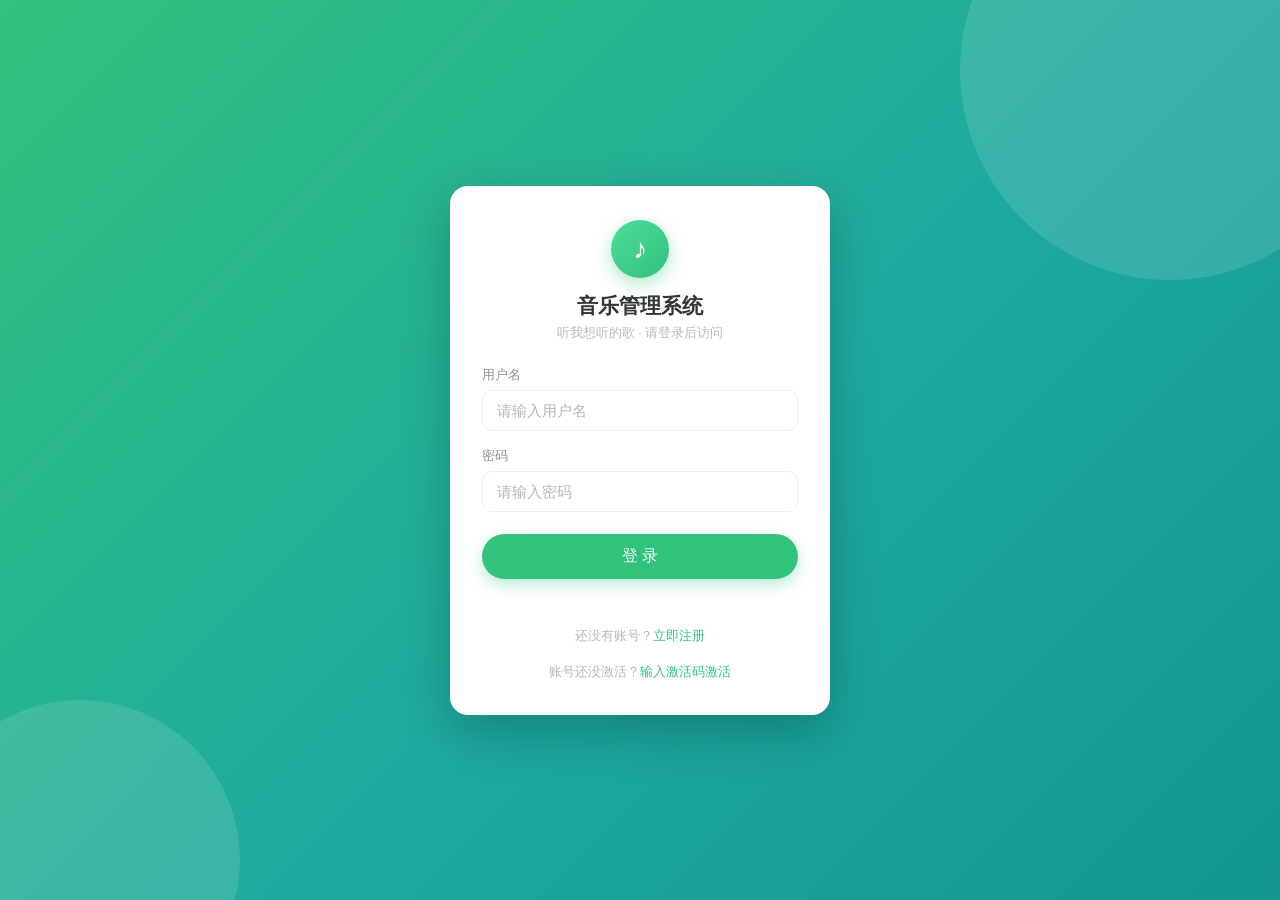
<file: music/src/main/resources/static/notification.html>
<!DOCTYPE html>
<html lang="zh-CN">
<head>
  <meta charset="UTF-8">
  <meta name="viewport" content="width=device-width, initial-scale=1.0">
  <title>系统通知</title>
  <script>
    // 登录守卫：未登录跳转登录页
    if (!sessionStorage.getItem("musicUser")) location.replace("login.html");
  </script>
  <link rel="stylesheet" href="css/qqmusic.css">
  <script defer src="js/shell.js"></script>
  <style>
    /* 铺满：内容区纵向撑满，通知卡片占满剩余高度 */
    .qm-content.full { display: flex; flex-direction: column; }
    #card { flex: 1; display: flex; flex-direction: column; margin-bottom: 0; }
    #card .state { margin: auto; }
    .item {
      display: flex; align-items: flex-start; gap: 12px; padding: 14px 20px;
      border-bottom: 1px solid var(--qm-border); transition: .12s;
    }
    .item:last-child { border-bottom: none; }
    .item:hover { background: var(--qm-hover); }
    .item.unread { background: var(--qm-green-soft); }
    .dot {
      width: 7px; height: 7px; border-radius: 50%; background: transparent; margin-top: 7px; flex-shrink: 0;
    }
    .item.unread .dot { background: var(--qm-green); box-shadow: 0 0 0 3px rgba(49,194,124,.18); }
    .body { flex: 1; min-width: 0; cursor: pointer; }
    .body:hover .text { color: var(--qm-green); }
    .text { font-size: 14px; line-height: 1.5; }
    .time { font-size: 12px; color: var(--qm-text-3); margin-top: 3px; }
    .del { background: none; color: #cfd4da; font-size: 18px; padding: 0 6px; flex-shrink: 0; border-radius: 6px; }
    .del:hover { background: var(--qm-red-soft); color: var(--qm-red); }
    .pager { margin-top: 16px; }
  </style>
</head>
<body>
  <main class="qm-main">
    <header class="qm-top">
      <a class="qm-back" href="music.html" title="返回音乐管理">←</a>
      <div>
        <h1>系统通知</h1>
        <div class="sub">NotificationController · /notification</div>
      </div>
    </header>

    <div class="qm-content full">
      <div class="card flush" id="card">
        <div class="state">加载中…</div>
      </div>

      <div class="pager" id="pagerBox" style="display:none">
        <button class="ghost" id="prevBtn" onclick="prevPage()">上一页</button>
        <span class="pn" id="pageNo">第 1 页</span>
        <button class="ghost" id="nextBtn" onclick="nextPage()">下一页</button>
      </div>
    </div>
  </main>

  <div id="toast"></div>

  <script>
    const PAGE_SIZE = 10;
    let pageNum = 1;
    let currentUserId = null;
    const userMap = {};   // id -> 名字

    function toast(msg, ok = true) {
      const t = document.getElementById("toast");
      t.textContent = msg;
      t.className = "show " + (ok ? "ok" : "err");
      setTimeout(() => (t.className = ""), 2200);
    }

    function esc(s) {
      return String(s ?? "").replace(/[&<>"]/g, c => ({ "&":"&amp;","<":"&lt;",">":"&gt;","\"":"&quot;" }[c]));
    }

    function fmtDate(d) {
      if (!d) return "-";
      const dt = new Date(d);
      if (isNaN(dt.getTime())) return d;
      const p = n => String(n).padStart(2, "0");
      return `${dt.getFullYear()}-${p(dt.getMonth()+1)}-${p(dt.getDate())} ${p(dt.getHours())}:${p(dt.getMinutes())}`;
    }

    // 已读进度（与 music.html 铃铛角标共用同一 localStorage key）
    function notifKey() { return "music_notif_read_" + (currentUserId != null ? currentUserId : "anon"); }
    function getLastReadId() { return parseInt(localStorage.getItem(notifKey()) || "0", 10); }
    function setLastReadId(v) { localStorage.setItem(notifKey(), String(v)); }

    function notifText(n) {
      const who = userMap[n.fromId] || ("用户 #" + n.fromId);
      const opMap = { like: "点赞了", comment: "评论了", reply: "回复了", follow: "关注了" };
      const typeMap = { music: "音乐", comment: "评论" };
      const op = opMap[n.operation] || (n.operation || "更新了");
      const type = typeMap[n.contentType] || n.contentType || "";
      return `${esc(who)} ${op}${type ? " 你的" + type : ""}`;
    }

    async function resolveUser() {
      const name = sessionStorage.getItem("musicUser");
      try {
        const r = await fetch("/user/all");
        const d = await r.json();
        const users = d.userVoList || [];
        users.forEach(u => { userMap[u.id] = u.name; });
        const me = users.find(u => u.name === name);
        if (me) currentUserId = me.id;
      } catch (e) { /* 名字解析失败则回退为 用户#id */ }
    }

    let lastLoaded = [];

    async function load() {
      if (currentUserId == null) {
        document.getElementById("card").innerHTML = '<div class="state">无法识别当前用户，请重新登录</div>';
        return;
      }
      document.getElementById("card").innerHTML = '<div class="state">加载中…</div>';
      try {
        const r = await fetch(`/notification/all?toId=${currentUserId}&pageNum=${pageNum}&pageSize=${PAGE_SIZE}`);
        const d = await r.json();
        if (d.baseVo && !d.baseVo.success) {
          document.getElementById("card").innerHTML =
            `<div class="state">${esc(d.baseVo.errorMessage || "加载失败")}</div>`;
          return;
        }
        lastLoaded = d.notificationVoList || [];
        render(lastLoaded);

        // 进入页面视为已读：把已读进度推进到已见的最大通知 id
        if (lastLoaded.length) {
          const maxId = lastLoaded.reduce((m, n) => Math.max(m, n.id), getLastReadId());
          setLastReadId(maxId);
        }
      } catch (e) {
        document.getElementById("card").innerHTML = `<div class="state">请求失败：${esc(e.message)}</div>`;
      }
    }

    function render(list) {
      const box = document.getElementById("card");
      const pager = document.getElementById("pagerBox");
      if (!list.length) {
        box.innerHTML = pageNum > 1
          ? '<div class="state">没有更多通知了</div>'
          : '<div class="state">暂无系统通知</div>';
      } else {
        const last = getLastReadId();
        box.innerHTML = list.map(n => `
          <div class="item ${n.id > last ? "unread" : ""}">
            <span class="dot"></span>
            <div class="body" onclick="openNotif(${n.id})" title="点击查看">
              <div class="text">${notifText(n)}</div>
              <div class="time">${fmtDate(n.operationTime)}</div>
            </div>
            <button class="del" title="删除" onclick="removeNotif(${n.id})">×</button>
          </div>`).join("");
      }
      // 分页：非首页或本页已满时显示翻页
      const showPager = pageNum > 1 || list.length >= PAGE_SIZE;
      pager.style.display = showPager ? "" : "none";
      document.getElementById("pageNo").textContent = `第 ${pageNum} 页`;
      document.getElementById("prevBtn").disabled = pageNum <= 1;
      document.getElementById("nextBtn").disabled = list.length < PAGE_SIZE;
    }

    function prevPage() { if (pageNum > 1) { pageNum--; load(); } }
    function nextPage() { pageNum++; load(); }

    // 点击通知：跳转到对应音乐详情页，并定位到具体评论
    async function openNotif(id) {
      const n = lastLoaded.find(x => x.id === id);
      if (!n) return;
      const type = (n.contentType || "").toUpperCase();
      const cid = n.contentId;

      if (type === "COMMENT") {
        // contentId 是被回复的评论 id，先查出它所属的音乐 id
        try {
          const r = await fetch(`/comment/id?id=${encodeURIComponent(cid)}`);
          const d = await r.json();
          if ((d.baseVo && !d.baseVo.success) || !d.commentVo) {
            return toast((d.baseVo && d.baseVo.errorMessage) || "该评论不存在或已删除", false);
          }
          location.href = `detail.html?id=${d.commentVo.musicId}&commentId=${encodeURIComponent(cid)}`;
        } catch (e) {
          toast("请求失败: " + e.message, false);
        }
      } else if (type === "MUSIC") {
        location.href = `detail.html?id=${encodeURIComponent(cid)}`;
      } else {
        toast("该通知暂不支持跳转", false);
      }
    }

    async function removeNotif(id) {
      if (!confirm("确认删除这条通知？")) return;
      try {
        const r = await fetch(`/notification/delete?id=${id}`, { method: "DELETE" });
        const data = await r.json();
        if (data.success) {
          toast("删除成功");
          // 删除后若当前页空了且不是第一页，回退一页
          if (lastLoaded.length === 1 && pageNum > 1) pageNum--;
          load();
        } else {
          toast(data.errorMessage || "删除失败", false);
        }
      } catch (e) { toast("请求失败: " + e.message, false); }
    }

    (async function init() {
      await resolveUser();
      await load();
    })();
  </script>
</body>
</html>
</file>
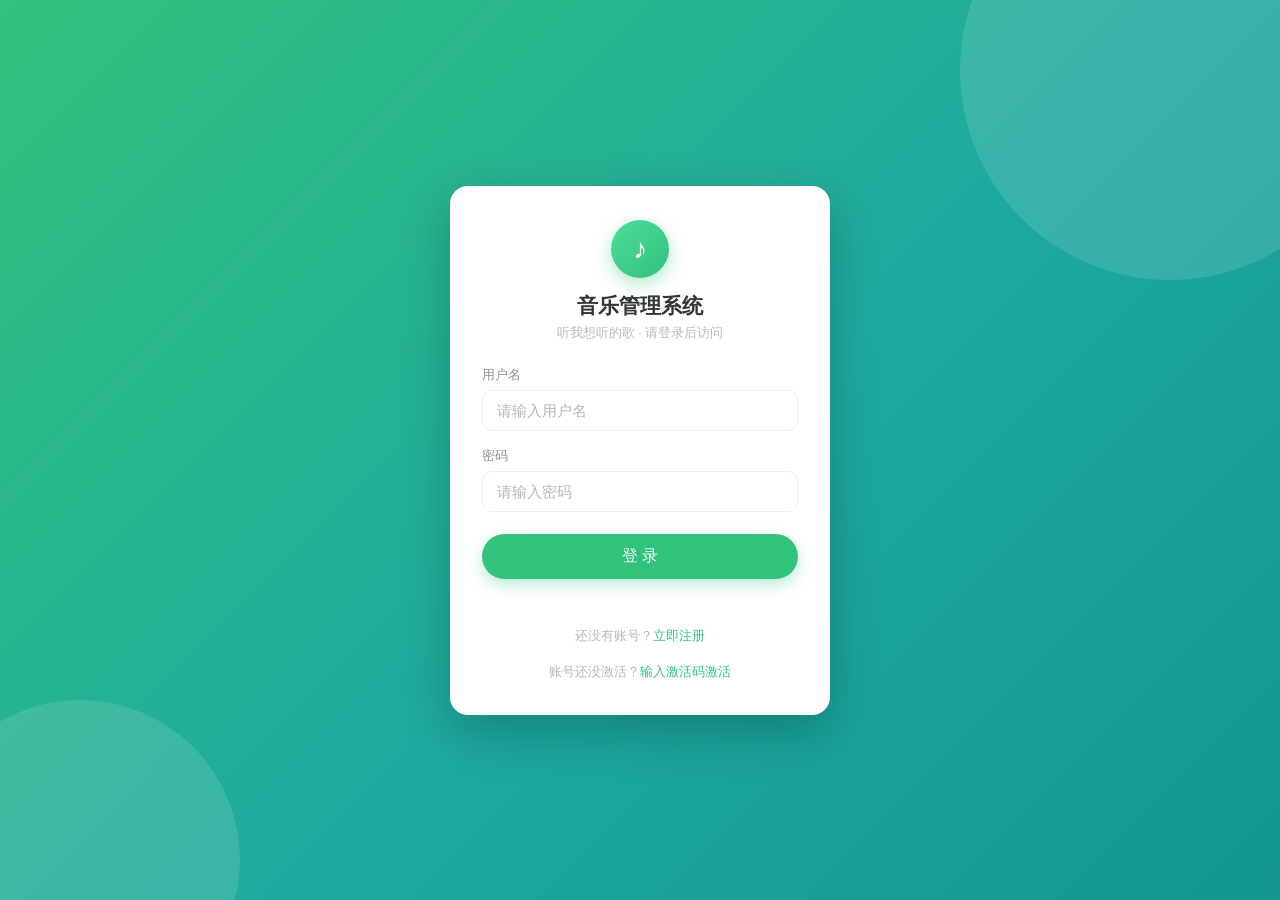
<file: music/src/main/resources/static/rank.html>
<!DOCTYPE html>
<html lang="zh-CN">
<head>
  <meta charset="UTF-8">
  <meta name="viewport" content="width=device-width, initial-scale=1.0">
  <title>音乐排行榜</title>
  <script>
    // 登录守卫：未登录跳转登录页
    if (!sessionStorage.getItem("musicUser")) location.replace("login.html");
  </script>
  <link rel="stylesheet" href="css/qqmusic.css">
  <script defer src="js/shell.js"></script>
  <style>
    /* 铺满：内容区纵向撑满，榜单卡片占满剩余高度 */
    .qm-content.full { display: flex; flex-direction: column; }
    #card { flex: 1; display: flex; flex-direction: column; margin-bottom: 0; }
    #card .state { margin: auto; }

    /* 榜单头图：QQ 音乐飙升榜式的绿色横幅 */
    .rank-hero {
      display: flex; align-items: center; gap: 18px; padding: 24px 26px; margin-bottom: 16px;
      border-radius: var(--qm-radius); color: #fff;
      background: linear-gradient(120deg, #31c27c 0%, #1eaa93 100%);
      box-shadow: 0 8px 24px rgba(49,194,124,.28);
    }
    .rank-hero .badge-ico {
      width: 62px; height: 62px; border-radius: 16px; flex-shrink: 0; font-size: 30px;
      background: rgba(255,255,255,.2);
      display: flex; align-items: center; justify-content: center;
    }
    .rank-hero h2 { font-size: 22px; font-weight: 700; }
    .rank-hero p { font-size: 13px; opacity: .9; margin-top: 4px; }

    .row {
      display: flex; align-items: center; gap: 14px; padding: 11px 20px;
      border-bottom: 1px solid var(--qm-border); color: inherit; transition: .12s;
    }
    .row:last-child { border-bottom: none; }
    .row:hover { background: var(--qm-hover); color: inherit; }
    .rank {
      width: 34px; height: 34px; flex-shrink: 0; border-radius: 9px;
      display: flex; align-items: center; justify-content: center;
      font-size: 15px; font-weight: 700; color: var(--qm-text-3); background: var(--qm-hover);
    }
    .rank.top1 { background: linear-gradient(135deg,#ffd86b,#f5a623); color: #fff; }
    .rank.top2 { background: linear-gradient(135deg,#dde2e8,#aab4c0); color: #fff; }
    .rank.top3 { background: linear-gradient(135deg,#ecc19c,#cd9a68); color: #fff; }
    .cover {
      width: 50px; height: 50px; border-radius: 10px; object-fit: cover; background: #eef0f2; flex-shrink: 0;
    }
    .cover.ph {
      display: flex; align-items: center; justify-content: center; color: #cbd1d7; font-size: 22px;
      background: linear-gradient(135deg, #f2f4f6, #e4e8ec);
    }
    .info { flex: 1; min-width: 0; }
    .info .title { font-size: 15px; font-weight: 600; white-space: nowrap; overflow: hidden; text-overflow: ellipsis; }
    .row:hover .info .title { color: var(--qm-green); }
    .info .author { font-size: 12px; color: var(--qm-text-2); margin-top: 2px; }
    .tags { margin-top: 4px; }
    .go { color: #cfd4da; font-size: 18px; flex-shrink: 0; }
  </style>
</head>
<body>
  <main class="qm-main">
    <header class="qm-top">
      <a class="qm-back" href="music.html" title="返回音乐管理">←</a>
      <div>
        <h1>排行榜</h1>
        <div class="sub">MusicRankController · /music-rank/topN</div>
      </div>
      <span class="spacer"></span>
      <div class="acts">
        <label style="font-size:13px;color:var(--qm-text-2)">榜单数量</label>
        <select id="topN" onchange="load()">
          <option value="5">Top 5</option>
          <option value="10" selected>Top 10</option>
          <option value="20">Top 20</option>
          <option value="50">Top 50</option>
        </select>
      </div>
    </header>

    <div class="qm-content full">
      <div class="rank-hero">
        <div class="badge-ico">🏆</div>
        <div>
          <h2>热歌飙升榜</h2>
          <p>按播放热度实时更新 · 听得越多排得越前</p>
        </div>
      </div>

      <div class="card flush" id="card">
        <div class="state">加载中…</div>
      </div>
    </div>
  </main>

  <div id="toast"></div>

  <script>
    const API = "/music-rank";

    function toast(msg, ok = true) {
      const t = document.getElementById("toast");
      t.textContent = msg;
      t.className = "show " + (ok ? "ok" : "err");
      setTimeout(() => (t.className = ""), 2200);
    }

    function esc(s) {
      return String(s ?? "").replace(/[&<>"]/g, c => ({ "&":"&amp;","<":"&lt;",">":"&gt;","\"":"&quot;" }[c]));
    }

    function cover(m) {
      if (m.pictureUrl) return `<img class="cover" src="${esc(m.pictureUrl)}" alt="" onerror="this.replaceWith(Object.assign(document.createElement('div'),{className:'cover ph',textContent:'♪'}))">`;
      return `<div class="cover ph">♪</div>`;
    }

    function tagList(tags) {
      if (!tags) return "";
      const arr = String(tags).split(/[,，;；\s]+/).filter(Boolean).slice(0, 3);
      if (!arr.length) return "";
      return `<div class="tags">${arr.map(t => `<span class="tag">${esc(t)}</span>`).join("")}</div>`;
    }

    function render(list) {
      const box = document.getElementById("card");
      if (!list || !list.length) {
        box.innerHTML = '<div class="state">暂无排行数据</div>';
        return;
      }
      box.innerHTML = list.map((m, i) => {
        const n = i + 1;
        const cls = n <= 3 ? ` top${n}` : "";
        return `<a class="row" href="detail.html?id=${m.id}" title="查看详情">
          <div class="rank${cls}">${n}</div>
          ${cover(m)}
          <div class="info">
            <div class="title">${esc(m.title)}</div>
            <div class="author">${esc(m.author) || "未知歌手"}</div>
            ${tagList(m.tags)}
          </div>
          <div class="go">›</div>
        </a>`;
      }).join("");
    }

    async function load() {
      const n = document.getElementById("topN").value;
      document.getElementById("card").innerHTML = '<div class="state">加载中…</div>';
      try {
        const r = await fetch(`${API}/topN?n=${encodeURIComponent(n)}`);
        const data = await r.json();
        if (data.baseVo && !data.baseVo.success) {
          document.getElementById("card").innerHTML =
            `<div class="state">${esc(data.baseVo.errorMessage || "加载失败")}</div>`;
          return;
        }
        render(data.musicVoList || []);
      } catch (e) {
        document.getElementById("card").innerHTML = `<div class="state">请求失败：${esc(e.message)}</div>`;
      }
    }

    load();
  </script>
</body>
</html>
</file>
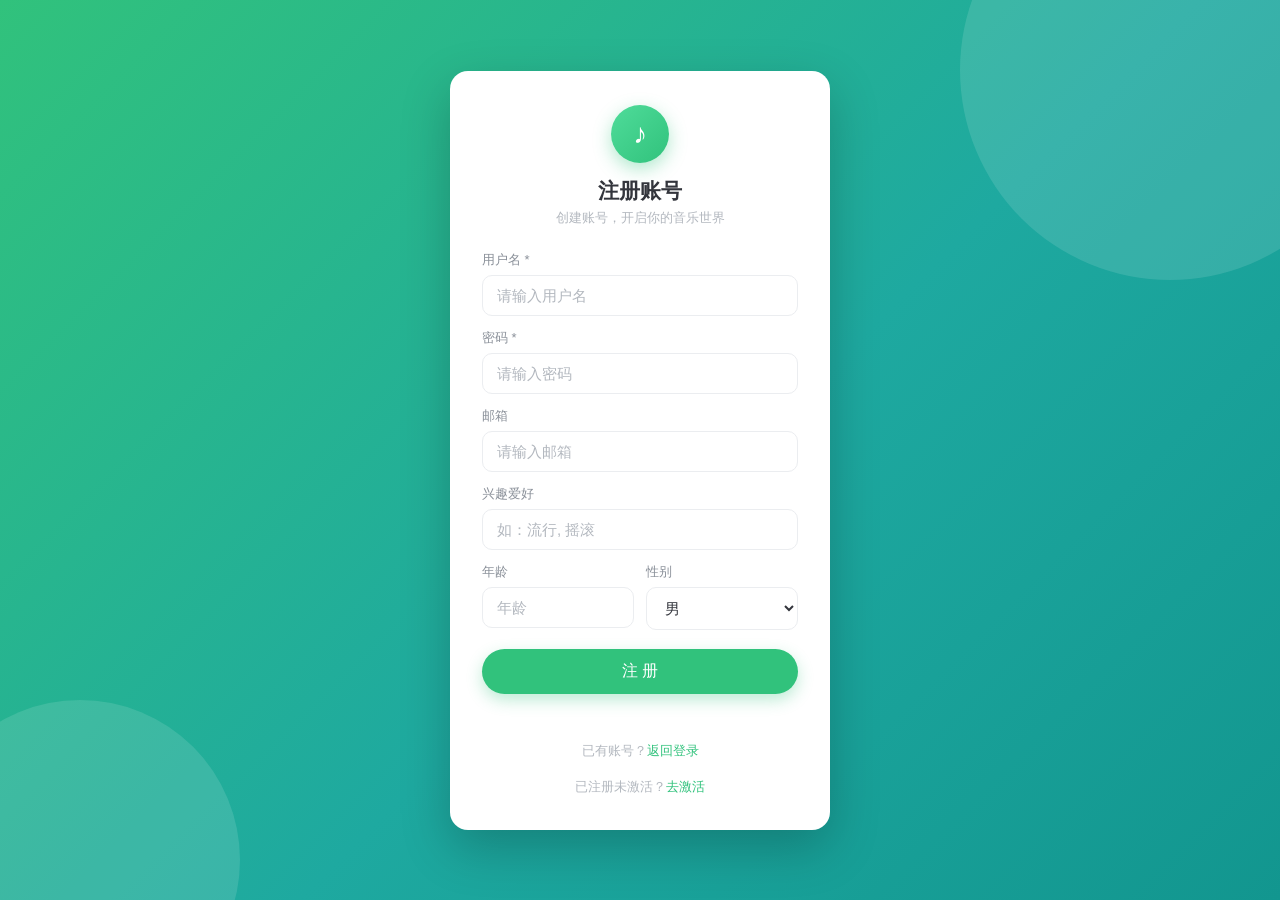
<file: music/src/main/resources/static/register.html>
<!DOCTYPE html>
<html lang="zh-CN">
<head>
  <meta charset="UTF-8">
  <meta name="viewport" content="width=device-width, initial-scale=1.0">
  <title>注册 · 音乐管理</title>
  <link rel="stylesheet" href="css/qqmusic.css">
</head>
<body class="qm-auth">
  <div class="auth-card">
    <div class="logo">♪</div>
    <h1>注册账号</h1>
    <div class="sub">创建账号，开启你的音乐世界</div>

    <div class="field">
      <label>用户名 *</label>
      <input id="name" autocomplete="username" placeholder="请输入用户名" />
    </div>
    <div class="field">
      <label>密码 *</label>
      <input id="password" type="password" autocomplete="new-password" placeholder="请输入密码" />
    </div>
    <div class="field">
      <label>邮箱</label>
      <input id="email" type="email" placeholder="请输入邮箱" />
    </div>
    <div class="field">
      <label>兴趣爱好</label>
      <input id="interests" placeholder="如：流行, 摇滚" />
    </div>
    <div class="row">
      <div class="field">
        <label>年龄</label>
        <input id="age" type="number" min="0" placeholder="年龄" />
      </div>
      <div class="field">
        <label>性别</label>
        <select id="gender"><option value="男">男</option><option value="女">女</option></select>
      </div>
    </div>

    <button class="primary" id="btn" onclick="doRegister()">注 册</button>
    <div class="err" id="err"></div>

    <div class="foot">已有账号？<a href="login.html">返回登录</a></div>
    <div class="foot">已注册未激活？<a href="activate.html">去激活</a></div>
  </div>

  <script>
    const API = "/user";

    function setErr(msg) { document.getElementById("err").textContent = msg || ""; }

    async function doRegister() {
      const name = document.getElementById("name").value.trim();
      const password = document.getElementById("password").value;
      if (!name) return setErr("请输入用户名");
      if (!password) return setErr("请输入密码");

      const payload = {
        name,
        password,
        email: document.getElementById("email").value.trim(),
        interests: document.getElementById("interests").value.trim(),
        age: parseInt(document.getElementById("age").value, 10) || 0,
        gender: document.getElementById("gender").value
      };

      const btn = document.getElementById("btn");
      btn.disabled = true; btn.textContent = "注册中…"; setErr("");

      try {
        const r = await fetch(`${API}/register`, {
          method: "POST",
          headers: { "Content-Type": "application/json" },
          body: JSON.stringify(payload)
        });
        const data = await r.json();
        if (data.success) {
          // 新账号是未激活状态，直接带上 userId 去激活页填邮件里的激活码
          btn.textContent = "注册成功，去激活…";
          const next = data.userId ? `activate.html?userId=${data.userId}` : "activate.html";
          setTimeout(() => location.replace(next), 800);
        } else {
          setErr(data.errorMessage || "注册失败");
          btn.disabled = false; btn.textContent = "注 册";
        }
      } catch (e) {
        setErr("请求失败：" + e.message);
        btn.disabled = false; btn.textContent = "注 册";
      }
    }

    // 回车注册
    document.querySelectorAll("input").forEach(el =>
      el.addEventListener("keydown", e => { if (e.key === "Enter") doRegister(); }));
  </script>
</body>
</html>
</file>
<file: music/src/main/resources/static/css/qqmusic.css>
/* ==========================================================================
   QQ 音乐风格主题 · 全站共用样式
   页面通过 <link rel="stylesheet" href="css/qqmusic.css"> 引入，
   仅保留页面独有的样式在各自的 <style> 中。
   ========================================================================== */

:root {
  --qm-green: #31c27c;          /* 主色：QQ 音乐绿 */
  --qm-green-dark: #26a768;
  --qm-green-soft: #eaf9f1;     /* 绿色浅底（标签 / 选中态） */
  --qm-bg: #f5f6f7;             /* 页面底色 */
  --qm-card: #ffffff;
  --qm-text: #33353c;
  --qm-text-2: #8a9099;         /* 次级文字 */
  --qm-text-3: #b3b8bf;         /* 占位 / 弱化文字 */
  --qm-border: #ebedf0;
  --qm-hover: #f7f8fa;
  --qm-red: #ff5252;            /* 危险 / 红心 */
  --qm-red-soft: #fff0f0;
  --qm-gold: #ffb422;
  --qm-side-w: 216px;
  --qm-radius: 12px;
  --qm-shadow: 0 2px 12px rgba(0, 0, 0, .05);
}

* { box-sizing: border-box; margin: 0; padding: 0; }

body {
  font-family: -apple-system, BlinkMacSystemFont, "PingFang SC", "Hiragino Sans GB",
               "Microsoft YaHei", "Segoe UI", sans-serif;
  background: var(--qm-bg);
  color: var(--qm-text);
  font-size: 14px;
  -webkit-font-smoothing: antialiased;
}

a { color: var(--qm-green); text-decoration: none; }
a:hover { color: var(--qm-green-dark); }

/* 细滚动条，贴近客户端观感 */
::-webkit-scrollbar { width: 8px; height: 8px; }
::-webkit-scrollbar-thumb { background: #d8dce0; border-radius: 4px; }
::-webkit-scrollbar-thumb:hover { background: #c3c8ce; }
::-webkit-scrollbar-track { background: transparent; }

/* ============================ 应用骨架 ============================ */
/* 左侧固定导航 + 右侧内容区，由 js/shell.js 注入侧栏内容 */
.qm-side {
  position: fixed; top: 0; left: 0; bottom: 0; width: var(--qm-side-w);
  background: #fff; border-right: 1px solid var(--qm-border);
  display: flex; flex-direction: column; z-index: 40;
}
.qm-brand {
  display: flex; align-items: center; gap: 10px; padding: 20px 20px 16px;
  color: var(--qm-text); text-decoration: none;
}
.qm-brand .logo {
  width: 34px; height: 34px; border-radius: 50%; flex-shrink: 0;
  background: linear-gradient(135deg, #4fdc9a, var(--qm-green));
  color: #fff; font-size: 18px;
  display: flex; align-items: center; justify-content: center;
  box-shadow: 0 3px 8px rgba(49, 194, 124, .35);
}
.qm-brand .name { font-size: 17px; font-weight: 700; letter-spacing: .5px; }
.qm-brand .name small { display: block; font-size: 11px; font-weight: 400; color: var(--qm-text-3); letter-spacing: 0; }

.qm-nav { flex: 1; overflow-y: auto; padding-bottom: 12px; }
.qm-nav .group { font-size: 12px; color: var(--qm-text-3); padding: 14px 20px 6px; letter-spacing: .5px; }
.qm-nav a {
  position: relative; display: flex; align-items: center; gap: 10px;
  padding: 9px 20px; font-size: 14px; color: #5c6672; text-decoration: none; transition: .12s;
}
.qm-nav a .ic { width: 18px; text-align: center; font-size: 15px; }
.qm-nav a:hover { background: var(--qm-hover); color: var(--qm-text); }
.qm-nav a.active { background: var(--qm-green-soft); color: var(--qm-green-dark); font-weight: 600; }
.qm-nav a.active::before {
  content: ""; position: absolute; left: 0; top: 8px; bottom: 8px;
  width: 3px; border-radius: 0 3px 3px 0; background: var(--qm-green);
}

.qm-side-foot { border-top: 1px solid var(--qm-border); padding: 12px 16px; display: flex; align-items: center; gap: 10px; }
.qm-side-foot .avatar {
  width: 32px; height: 32px; border-radius: 50%; flex-shrink: 0;
  background: var(--qm-green-soft); color: var(--qm-green-dark);
  display: flex; align-items: center; justify-content: center; font-size: 14px; font-weight: 700;
}
.qm-side-foot .who { flex: 1; min-width: 0; }
.qm-side-foot .who .n { font-size: 13px; font-weight: 600; white-space: nowrap; overflow: hidden; text-overflow: ellipsis; }
.qm-side-foot .who .r { font-size: 11px; color: var(--qm-text-3); }
.qm-side-foot .out {
  background: none; color: var(--qm-text-3); padding: 4px 6px; font-size: 16px; border-radius: 6px;
}
.qm-side-foot .out:hover { background: var(--qm-hover); color: var(--qm-red); }

.qm-main { margin-left: var(--qm-side-w); min-height: 100vh; display: flex; flex-direction: column; }

/* 顶栏：返回 / 标题 / 右侧操作 */
.qm-top {
  position: sticky; top: 0; z-index: 30;
  background: rgba(255, 255, 255, .9); backdrop-filter: saturate(180%) blur(12px);
  border-bottom: 1px solid var(--qm-border);
  display: flex; align-items: center; gap: 14px; padding: 0 28px; height: 60px; flex-wrap: wrap;
}
.qm-top h1 { font-size: 19px; font-weight: 600; }
.qm-top .sub { font-size: 12px; color: var(--qm-text-3); margin-top: 1px; }
.qm-top .spacer { flex: 1; }
.qm-top .acts { display: flex; align-items: center; gap: 10px; }
.qm-back {
  width: 30px; height: 30px; border-radius: 50%; background: var(--qm-hover); color: var(--qm-text-2);
  display: inline-flex; align-items: center; justify-content: center; font-size: 15px; text-decoration: none;
  flex-shrink: 0; transition: .12s;
}
.qm-back:hover { background: #eceef1; color: var(--qm-text); }

.qm-content { flex: 1; padding: 22px 28px 40px; }

/* 圆形图标按钮（顶栏铃铛 / 设置等） */
.icon-btn {
  position: relative; width: 34px; height: 34px; border-radius: 50%; padding: 0;
  background: var(--qm-hover); color: #5c6672; font-size: 16px; border: none; cursor: pointer;
  display: inline-flex; align-items: center; justify-content: center; text-decoration: none; transition: .12s;
}
.icon-btn:hover { background: #eceef1; color: var(--qm-text); filter: none; transform: none; }
.icon-btn .badge {
  position: absolute; top: -3px; right: -3px; min-width: 17px; height: 17px; padding: 0 4px;
  background: var(--qm-red); color: #fff; font-size: 11px; line-height: 17px; text-align: center;
  border-radius: 9px; box-shadow: 0 0 0 2px #fff;
}

/* ============================ 表单控件 ============================ */
input, select, textarea, button {
  font-family: inherit; font-size: 14px; outline: none;
}
input, select, textarea {
  padding: 8px 14px; border-radius: 8px; border: 1px solid var(--qm-border);
  background: #fff; color: var(--qm-text); transition: .15s;
}
input::placeholder, textarea::placeholder { color: var(--qm-text-3); }
input:focus, select:focus, textarea:focus {
  border-color: var(--qm-green); box-shadow: 0 0 0 3px rgba(49, 194, 124, .12);
}
input[type="file"] { padding: 7px 10px; background: var(--qm-hover); border-style: dashed; }
select { cursor: pointer; }

button {
  cursor: pointer; border: none; color: #fff; background: var(--qm-green);
  padding: 8px 18px; border-radius: 999px; transition: .15s; font-weight: 500;
}
button:hover { background: var(--qm-green-dark); }
button:active { transform: scale(.97); }
button:disabled { opacity: .45; cursor: not-allowed; transform: none; }
button.ghost { background: #fff; color: #5c6672; border: 1px solid var(--qm-border); }
button.ghost:hover { background: var(--qm-hover); border-color: #dcdfe4; color: var(--qm-text); }
button.danger { background: #fff; color: var(--qm-red); border: 1px solid #ffd6d6; }
button.danger:hover { background: var(--qm-red); color: #fff; border-color: var(--qm-red); }
button.small { padding: 5px 14px; font-size: 13px; }

/* ============================ 卡片 / 工具栏 ============================ */
.card {
  background: var(--qm-card); border-radius: var(--qm-radius); padding: 18px 20px;
  margin-bottom: 16px; box-shadow: var(--qm-shadow);
}
.card.flush { padding: 6px 0; overflow: hidden; }
.card-title { font-size: 16px; font-weight: 600; margin-bottom: 14px; display: flex; align-items: center; gap: 8px; }
.narrow { max-width: 880px; margin: 0 auto; }

.toolbar { display: flex; gap: 10px; align-items: center; flex-wrap: wrap; }
/* 顶部搜索输入：QQ 音乐式胶囊搜索框 */
.search {
  padding: 8px 16px; border-radius: 999px; background: var(--qm-hover); border-color: transparent; width: 240px;
}
.search:focus { background: #fff; border-color: var(--qm-green); }

/* ============================ 表格 ============================ */
table { width: 100%; border-collapse: collapse; }
th, td { text-align: left; padding: 11px 12px; border-bottom: 1px solid var(--qm-border); font-size: 14px; }
th { color: var(--qm-text-2); font-weight: 500; font-size: 12px; letter-spacing: .04em; }
tbody tr { transition: .12s; }
tbody tr:hover td { background: var(--qm-hover); }
tbody tr:last-child td { border-bottom: none; }

/* ============================ 标签 / 空态 / 分页 ============================ */
.tags { display: flex; flex-wrap: wrap; gap: 6px; }
.tag {
  font-size: 11px; background: var(--qm-green-soft); color: var(--qm-green-dark);
  padding: 2px 9px; border-radius: 999px;
}
.empty, .state { text-align: center; color: var(--qm-text-3); padding: 46px 20px; font-size: 14px; }

.pager { display: flex; gap: 10px; align-items: center; justify-content: center; }
.pager .pn { font-size: 13px; color: var(--qm-text-2); min-width: 90px; text-align: center; }

/* ============================ 弹窗 ============================ */
.mask {
  position: fixed; inset: 0; background: rgba(20, 22, 26, .45);
  display: none; align-items: center; justify-content: center; z-index: 50;
  backdrop-filter: blur(2px);
}
.mask.show { display: flex; }
.modal {
  background: #fff; border-radius: 16px; padding: 24px; width: 460px; max-width: 92vw;
  max-height: 90vh; overflow: auto; box-shadow: 0 20px 60px rgba(0, 0, 0, .25);
  animation: qmPop .18s ease-out;
}
@keyframes qmPop { from { opacity: 0; transform: translateY(10px) scale(.98); } }
.modal h3 { font-size: 17px; margin-bottom: 18px; }
.field { margin-bottom: 13px; }
.field label { display: block; font-size: 13px; color: var(--qm-text-2); margin-bottom: 6px; }
.field input, .field select, .field textarea { width: 100%; }
.field textarea { resize: vertical; min-height: 64px; line-height: 1.6; }
.modal-actions { display: flex; justify-content: flex-end; gap: 10px; margin-top: 20px; }

/* ============================ Toast ============================ */
#toast {
  position: fixed; top: 24px; left: 50%; transform: translateX(-50%) translateY(-8px);
  padding: 10px 20px; border-radius: 999px; color: #fff; font-size: 14px;
  opacity: 0; transition: .25s; pointer-events: none; z-index: 100;
  box-shadow: 0 6px 20px rgba(0, 0, 0, .16);
}
#toast.show { opacity: 1; transform: translateX(-50%) translateY(0); }
#toast.ok { background: var(--qm-green); }
#toast.err { background: var(--qm-red); }

/* ============================ 音频播放器 ============================ */
audio { width: 100%; height: 34px; }
audio::-webkit-media-controls-panel { background: var(--qm-hover); }

/* ============================ 登录 / 注册等居中页 ============================ */
body.qm-auth {
  min-height: 100vh; display: flex; align-items: center; justify-content: center; padding: 24px;
  background: linear-gradient(135deg, #31c27c 0%, #1ea9a0 55%, #12968f 100%);
  background-attachment: fixed;
}
/* 背景光晕，模拟客户端启动页；用 fixed 定位以免撑出滚动条 */
body.qm-auth::before, body.qm-auth::after {
  content: ""; position: fixed; border-radius: 50%; background: rgba(255, 255, 255, .12);
}
body.qm-auth::before { width: 420px; height: 420px; top: -140px; right: -100px; }
body.qm-auth::after { width: 320px; height: 320px; bottom: -120px; left: -80px; }

.auth-card {
  position: relative; z-index: 1;
  background: #fff; border-radius: 18px; padding: 34px 32px; width: 380px; max-width: 92vw;
  box-shadow: 0 18px 50px rgba(0, 0, 0, .22);
}
.auth-card.wide { width: 480px; max-width: 94vw; }
.auth-card .logo {
  width: 58px; height: 58px; margin: 0 auto; border-radius: 50%;
  background: linear-gradient(135deg, #4fdc9a, var(--qm-green));
  color: #fff; font-size: 28px;
  display: flex; align-items: center; justify-content: center;
  box-shadow: 0 6px 18px rgba(49, 194, 124, .38);
}
.auth-card h1 { font-size: 21px; text-align: center; margin: 14px 0 4px; }
.auth-card .sub { text-align: center; color: var(--qm-text-3); font-size: 13px; margin-bottom: 24px; }
.auth-card .field input, .auth-card .field select { padding: 11px 14px; font-size: 15px; border-radius: 10px; }
.auth-card .row { display: flex; gap: 12px; }
.auth-card .row .field { flex: 1; }
.auth-card .primary {
  width: 100%; font-size: 16px; padding: 12px; border-radius: 999px; margin-top: 6px;
  box-shadow: 0 6px 16px rgba(49, 194, 124, .32);
}
.auth-card .err { color: var(--qm-red); font-size: 13px; min-height: 18px; margin-top: 12px; text-align: center; }
.auth-card .foot { text-align: center; font-size: 13px; color: var(--qm-text-3); margin-top: 18px; }

/* ============================ 窄屏适配 ============================ */
@media (max-width: 900px) {
  :root { --qm-side-w: 0px; }
  .qm-side { display: none; }
  .qm-top { padding: 0 16px; }
  .qm-content { padding: 16px; }
}
</file>
